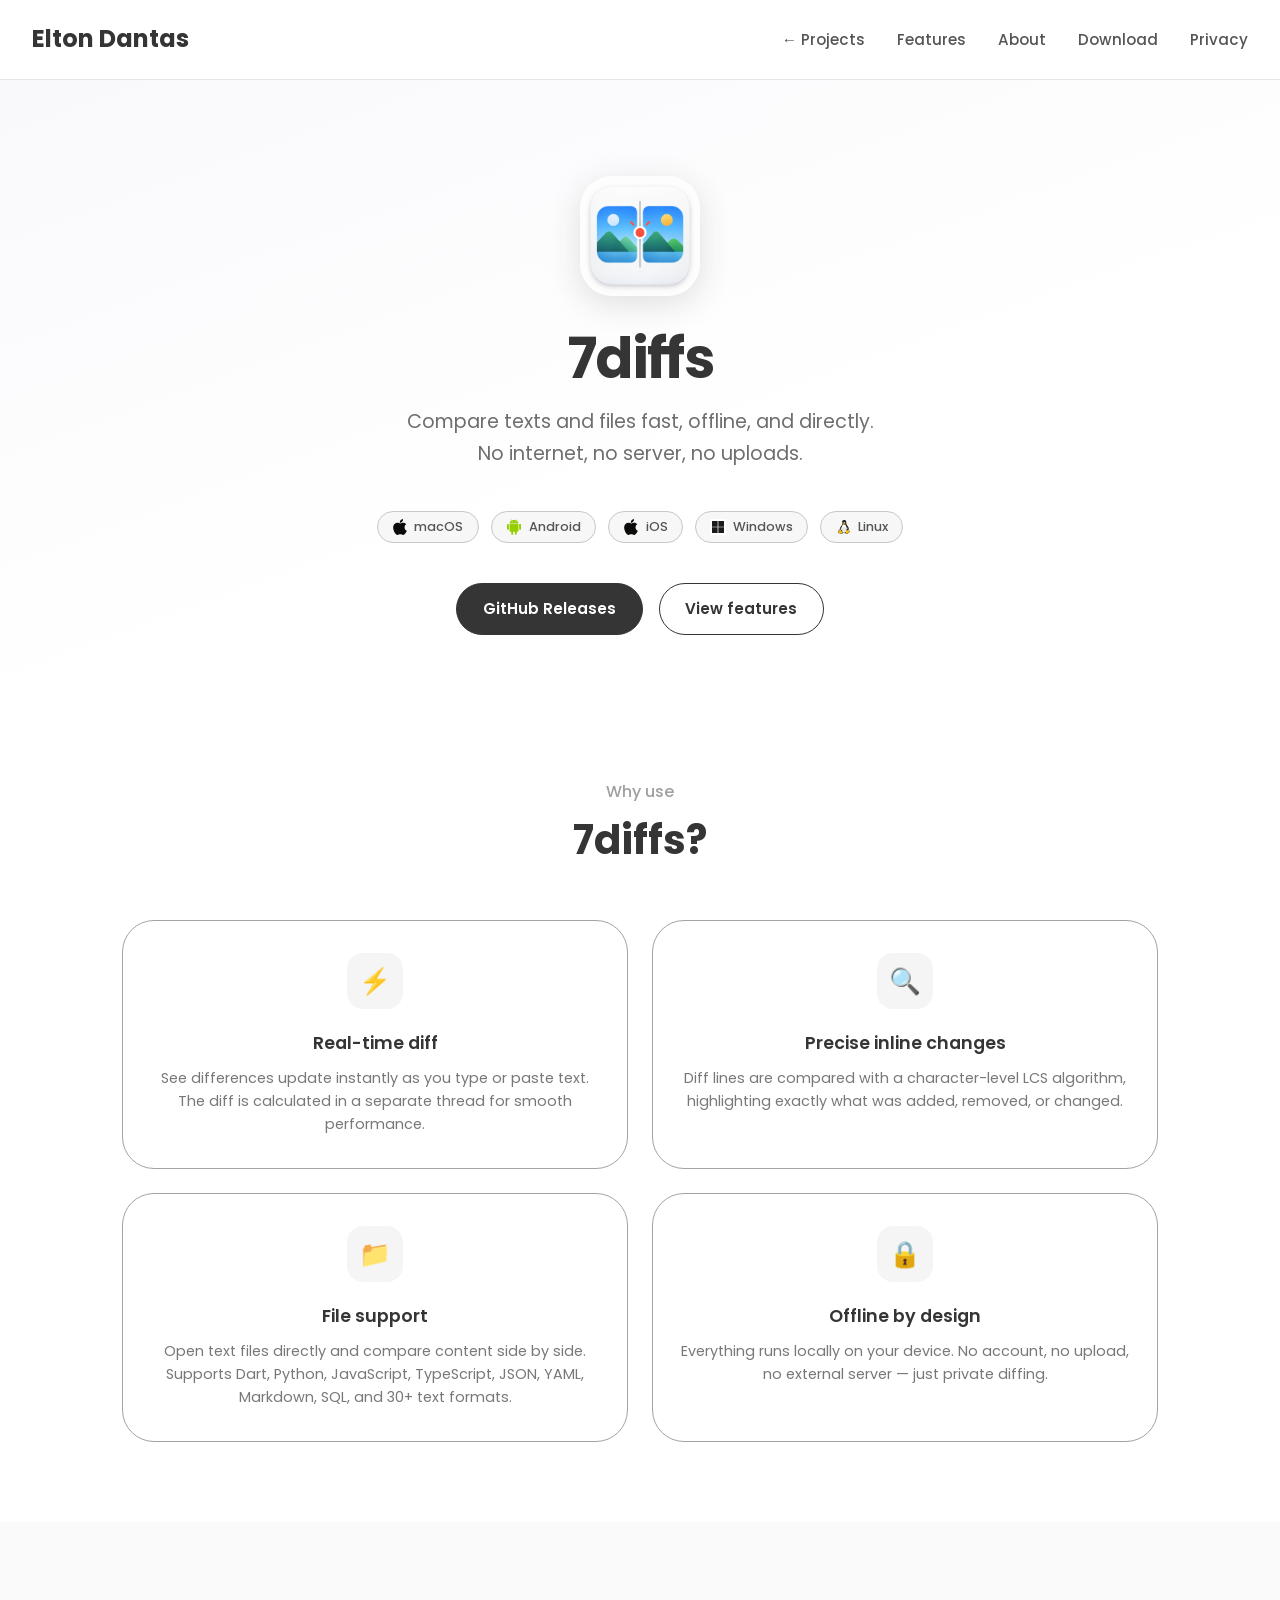
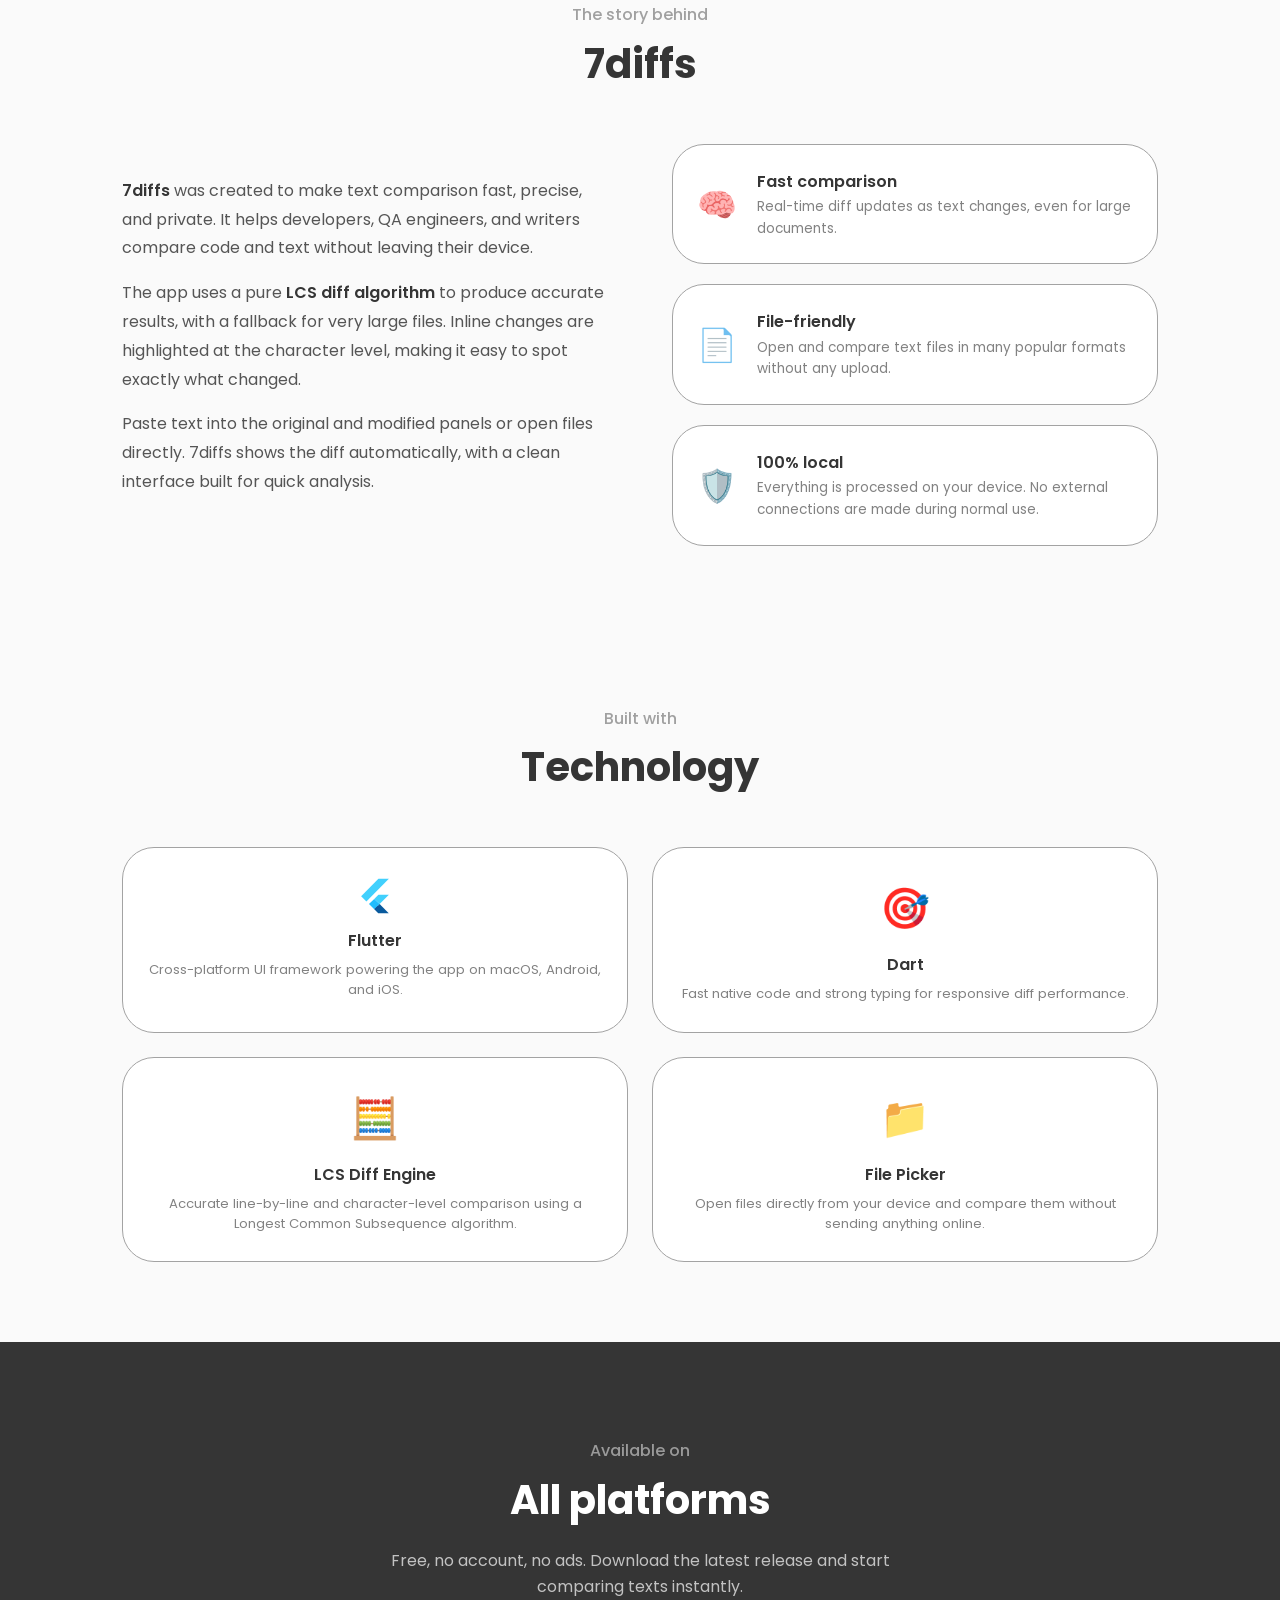
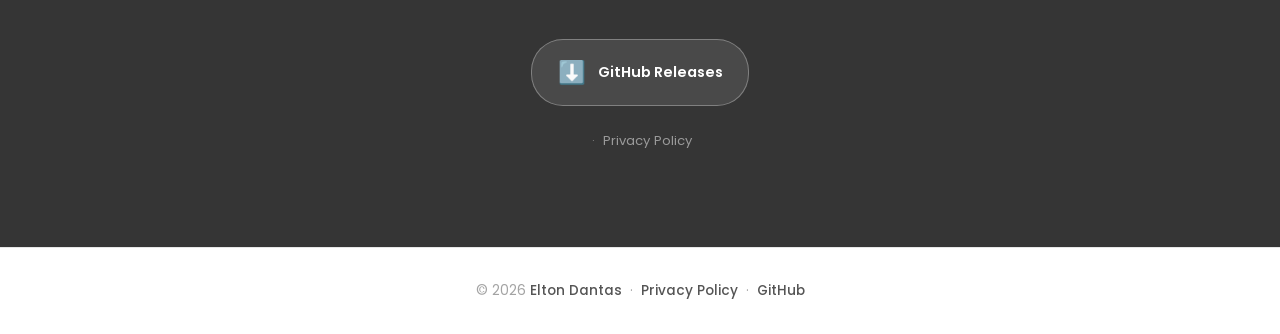
<file: projects/7diffs/index.html>
<!DOCTYPE html>
<html lang="en">

<head>
    <meta charset="UTF-8" />
    <meta http-equiv="X-UA-Compatible" content="IE=edge" />
    <meta name="viewport" content="width=device-width, initial-scale=1.0" />
    <title>7diffs – Offline Text Diff Tool | Elton Dantas</title>
    <meta name="description"
        content="7diffs is an offline text diff tool with real-time comparison, inline highlights, and file support." />
    <link rel="stylesheet" href="style.css" />
</head>

<body>

    <!-- Desktop Nav -->
    <nav id="desktop-nav">
        <a href="../../index.html" class="logo" style="cursor: pointer; text-decoration: none;">Elton Dantas</a>
        <ul class="nav-links">
            <li><a href="../../index.html#projects">← Projects</a></li>
            <li><a href="#features">Features</a></li>
            <li><a href="#about">About</a></li>
            <li><a href="#download">Download</a></li>
            <li><a href="privacy.html" class="nav-privacy">Privacy</a></li>
        </ul>
    </nav>

    <!-- Hamburger Nav -->
    <nav id="hamburger-nav">
        <a href="../../index.html" class="logo" style="cursor: pointer; text-decoration: none;">Elton Dantas</a>
        <div class="hamburger-menu">
            <div class="hamburger-icon" onclick="toggleMenu()">
                <span></span>
                <span></span>
                <span></span>
            </div>
            <div class="menu-links">
                <li><a href="../../index.html#projects" onclick="toggleMenu()">← Projects</a></li>
                <li><a href="#features" onclick="toggleMenu()">Features</a></li>
                <li><a href="#about" onclick="toggleMenu()">About</a></li>
                <li><a href="#download" onclick="toggleMenu()">Download</a></li>
                <li><a href="privacy.html" onclick="toggleMenu()">Privacy</a></li>
            </div>
        </div>
    </nav>

    <!-- Hero -->
    <section id="hero">
        <div class="app-icon">
            <img src="7diffs.png" alt="7diffs logo"
                style="width:100%;height:100%;object-fit:contain;border-radius:2rem;" />
        </div>

        <h1 class="app-name">7diffs</h1>
        <p class="app-tagline">
            Compare texts and files fast, offline, and directly.<br />
            No internet, no server, no uploads.
        </p>

        <div class="platform-badges">
            <span class="badge"><img src="../assets/apple-color.svg" alt="macOS" /> macOS</span>
            <span class="badge"><img src="../assets/android-color.svg" alt="Android" /> Android</span>
            <span class="badge"><img src="../assets/apple-color.svg" alt="iOS" /> iOS</span>
            <span class="badge"><img src="../assets/windows.svg" alt="Windows" /> Windows</span>
            <span class="badge"><img src="../assets/linux.svg" alt="Linux" /> Linux</span>
        </div>

        <div class="btn-container">
            <a href="https://github.com/eltonccdantas/7diffs/releases" class="btn btn-color-1" target="_blank"
                rel="noopener">GitHub Releases</a>
            <a href="#features" class="btn btn-color-2">View features</a>
        </div>
    </section>

    <!-- Features -->
    <section id="features">
        <div class="container">
            <p class="section__text__p1">Why use</p>
            <h2 class="title">7diffs?</h2>

            <div class="features-grid">
                <div class="feature-card">
                    <div class="feature-icon">⚡</div>
                    <h3>Real-time diff</h3>
                    <p>See differences update instantly as you type or paste text. The diff is calculated in a separate
                        thread for smooth performance.</p>
                </div>
                <div class="feature-card">
                    <div class="feature-icon">🔍</div>
                    <h3>Precise inline changes</h3>
                    <p>Diff lines are compared with a character-level LCS algorithm, highlighting exactly what was
                        added, removed, or changed.</p>
                </div>
                <div class="feature-card">
                    <div class="feature-icon">📁</div>
                    <h3>File support</h3>
                    <p>Open text files directly and compare content side by side. Supports Dart, Python, JavaScript,
                        TypeScript, JSON, YAML, Markdown, SQL, and 30+ text formats.</p>
                </div>
                <div class="feature-card">
                    <div class="feature-icon">🔒</div>
                    <h3>Offline by design</h3>
                    <p>Everything runs locally on your device. No account, no upload, no external server — just private
                        diffing.</p>
                </div>
            </div>
        </div>
    </section>

    <!-- About -->
    <section id="about">
        <div class="container">
            <p class="section__text__p1">The story behind</p>
            <h2 class="title">7diffs</h2>

            <div class="about-content">
                <div class="about-text">
                    <p><strong>7diffs</strong> was created to make text comparison fast, precise, and private. It helps
                        developers, QA engineers, and writers compare code and text without leaving their device.</p>
                    <p>The app uses a pure <strong>LCS diff algorithm</strong> to produce accurate results, with a
                        fallback for very large files. Inline changes are highlighted at the character level, making it
                        easy to spot exactly what changed.</p>
                    <p>Paste text into the original and modified panels or open files directly. 7diffs shows the diff
                        automatically, with a clean interface built for quick analysis.</p>
                </div>

                <div class="about-stats">
                    <div class="stat-card">
                        <div class="stat-icon">🧠</div>
                        <div>
                            <h4>Fast comparison</h4>
                            <p>Real-time diff updates as text changes, even for large documents.</p>
                        </div>
                    </div>
                    <div class="stat-card">
                        <div class="stat-icon">📄</div>
                        <div>
                            <h4>File-friendly</h4>
                            <p>Open and compare text files in many popular formats without any upload.</p>
                        </div>
                    </div>
                    <div class="stat-card">
                        <div class="stat-icon">🛡️</div>
                        <div>
                            <h4>100% local</h4>
                            <p>Everything is processed on your device. No external connections are made during normal
                                use.</p>
                        </div>
                    </div>
                </div>
            </div>
        </div>
    </section>

    <!-- Tech -->
    <section id="tech">
        <div class="container">
            <p class="section__text__p1">Built with</p>
            <h2 class="title">Technology</h2>

            <div class="tech-grid">
                <a class="tech-card" href="https://flutter.dev" target="_blank" rel="noopener">
                    <div class="tech-logo"><img src="../assets/flutter.svg" alt="Flutter" /></div>
                    <h3>Flutter</h3>
                    <p>Cross-platform UI framework powering the app on macOS, Android, and iOS.</p>
                </a>
                <a class="tech-card" href="https://dart.dev" target="_blank" rel="noopener">
                    <div class="tech-logo">🎯</div>
                    <h3>Dart</h3>
                    <p>Fast native code and strong typing for responsive diff performance.</p>
                </a>
                <div class="tech-card">
                    <div class="tech-logo">🧮</div>
                    <h3>LCS Diff Engine</h3>
                    <p>Accurate line-by-line and character-level comparison using a Longest Common Subsequence
                        algorithm.</p>
                </div>
                <div class="tech-card">
                    <div class="tech-logo">📁</div>
                    <h3>File Picker</h3>
                    <p>Open files directly from your device and compare them without sending anything online.</p>
                </div>
            </div>
        </div>
    </section>

    <!-- Download -->
    <section id="download">
        <div class="container">
            <p class="section__text__p1">Available on</p>
            <h2 class="title">All platforms</h2>
            <p class="subtitle">Free, no account, no ads. Download the latest release and start comparing texts
                instantly.</p>

            <div class="download-buttons">
                <a href="https://github.com/eltonccdantas/7diffs/releases" class="store-btn" target="_blank"
                    rel="noopener">
                    <span class="store-btn-icon">⬇️</span>
                    GitHub Releases
                </a>
            </div>

            <p class="download-note">
                &nbsp;·&nbsp;
                <a href="privacy.html" style="color: rgba(255,255,255,0.5);">Privacy Policy</a>
            </p>
        </div>
    </section>

    <!-- Footer -->
    <footer>
        <p>
            &copy; 2026 <a href="../../index.html">Elton Dantas</a>
            &nbsp;·&nbsp;
            <a href="privacy.html">Privacy Policy</a>
            &nbsp;·&nbsp;
            <a href="https://github.com/eltonccdantas/7diffs" target="_blank" rel="noopener">GitHub</a>
        </p>
    </footer>

    <script>
        function toggleMenu() {
            const menu = document.querySelector(".menu-links");
            const icon = document.querySelector(".hamburger-icon");
            menu.classList.toggle("open");
            icon.classList.toggle("open");
        }
    </script>

</body>

</html>
</file>
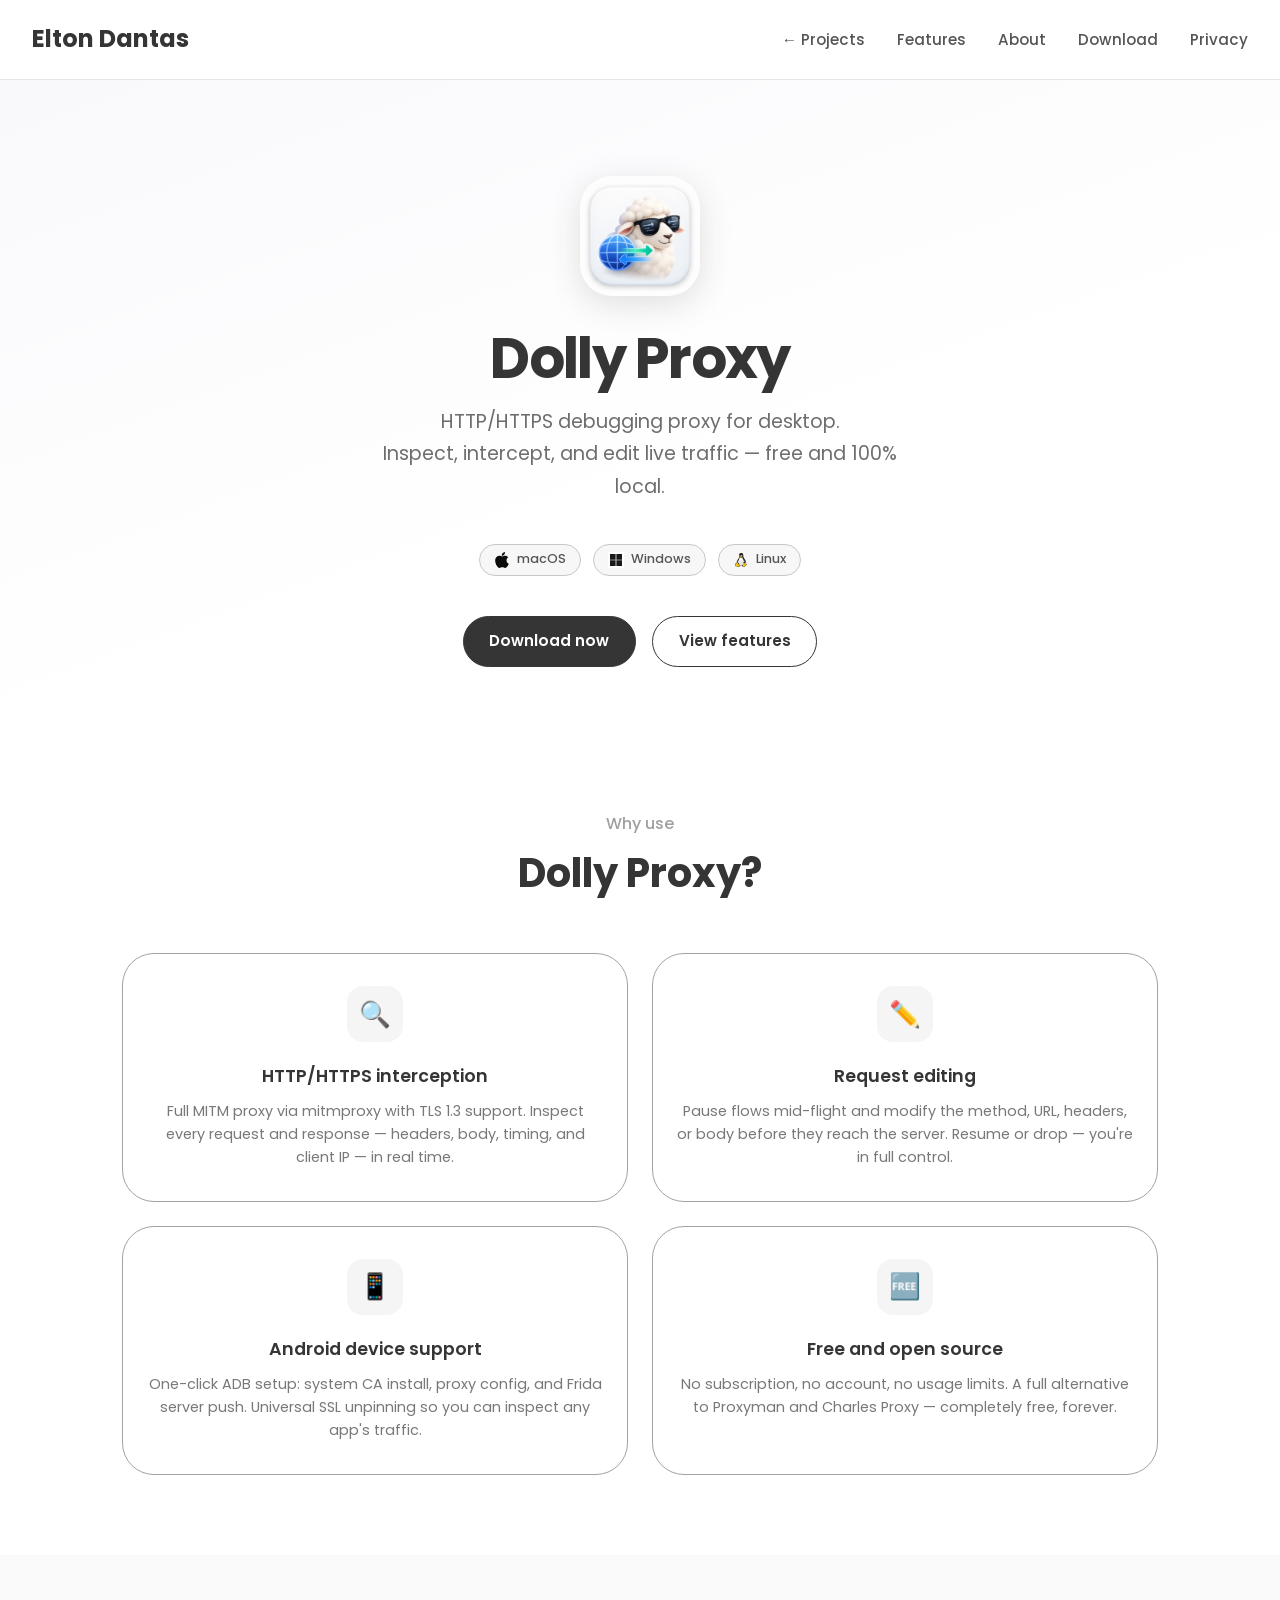
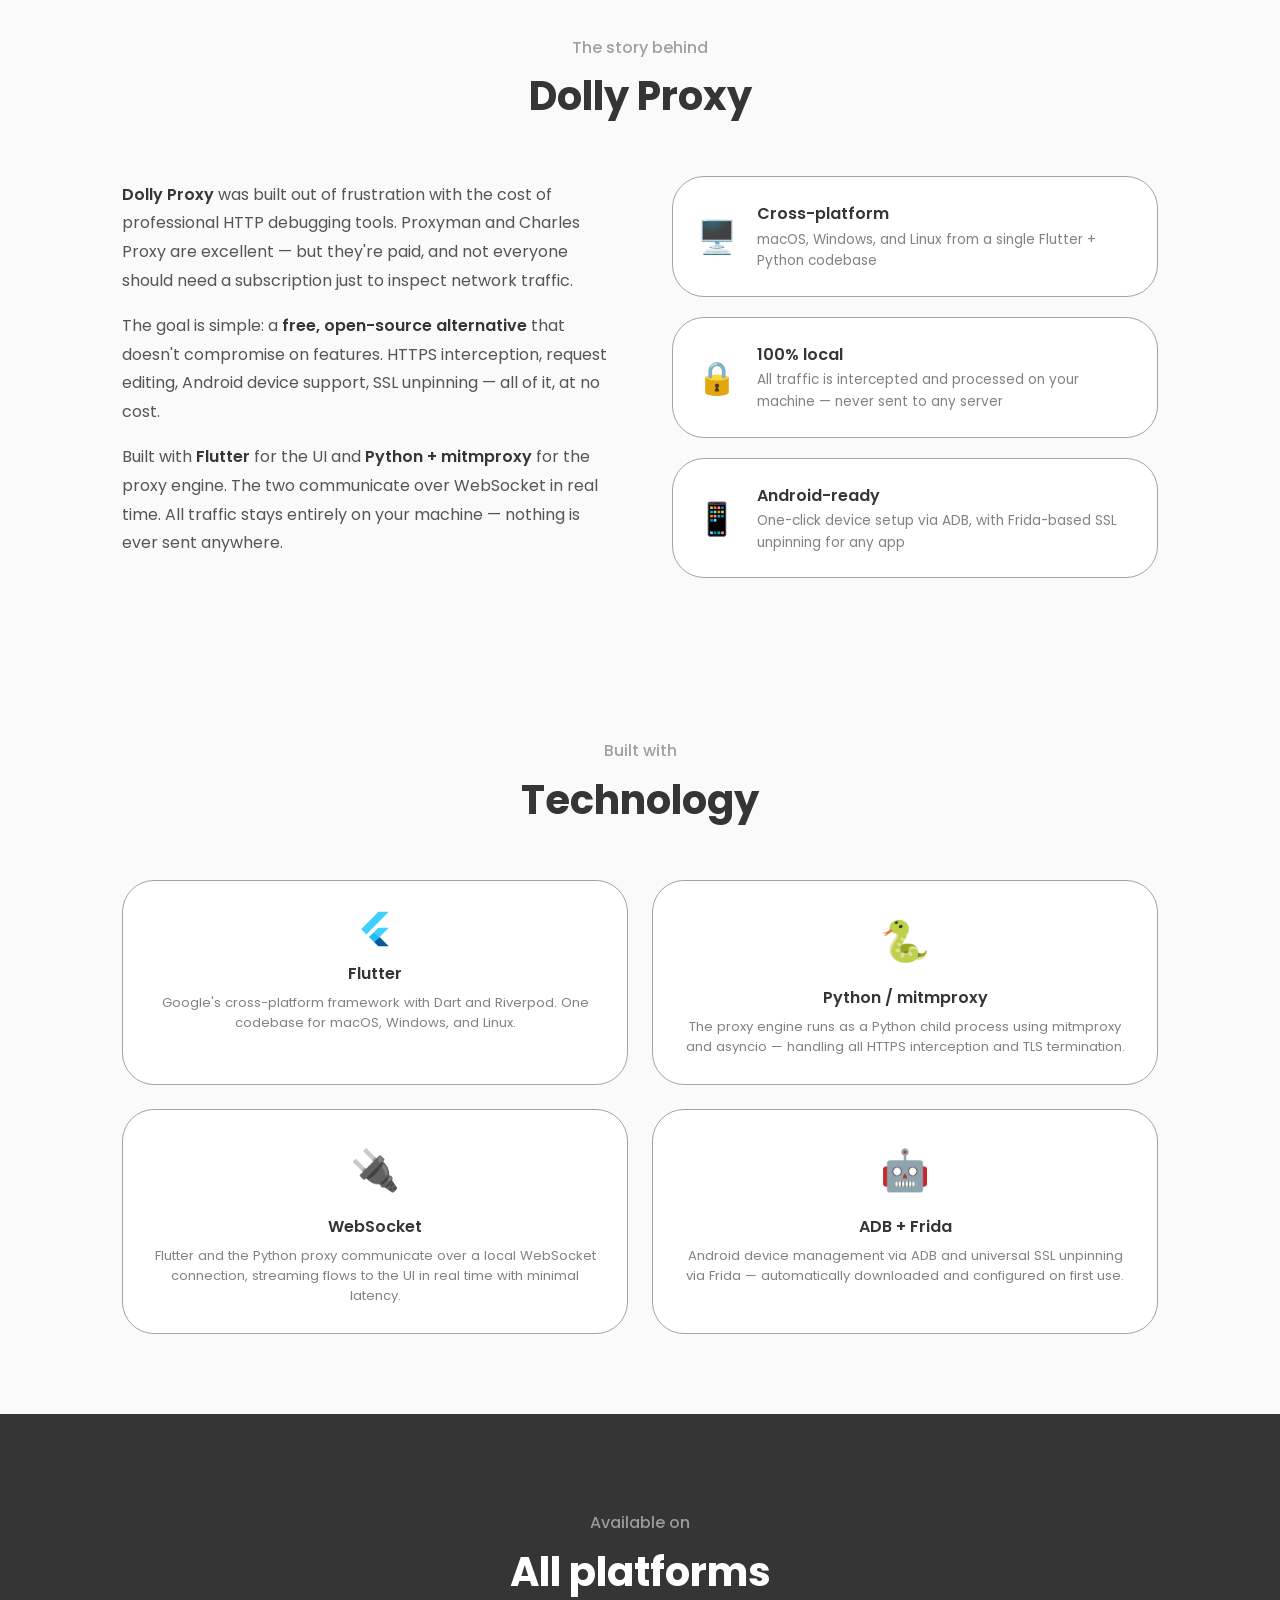
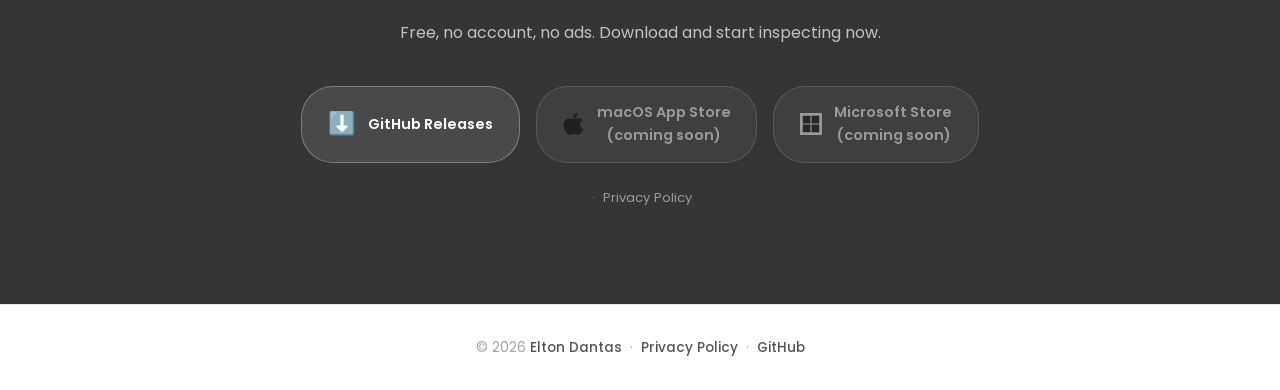
<file: projects/dolly-proxy/index.html>
<!DOCTYPE html>
<html lang="en">

<head>
    <meta charset="UTF-8" />
    <meta http-equiv="X-UA-Compatible" content="IE=edge" />
    <meta name="viewport" content="width=device-width, initial-scale=1.0" />
    <title>Dolly Proxy – HTTP/HTTPS Debugging Proxy | Elton Dantas</title>
    <meta name="description"
        content="Dolly Proxy is a free, open-source HTTP/HTTPS debugging proxy for desktop. Inspect, intercept, and edit live traffic — 100% local, no subscription." />
    <link rel="stylesheet" href="style.css" />
</head>

<body>

    <!-- Desktop Nav -->
    <nav id="desktop-nav">
        <a href="../../index.html" class="logo" style="cursor: pointer; text-decoration: none;">Elton Dantas</a>
        <ul class="nav-links">
            <li><a href="../../index.html#projects">← Projects</a></li>
            <li><a href="#features">Features</a></li>
            <li><a href="#about">About</a></li>
            <li><a href="#download">Download</a></li>
            <li><a href="privacy.html" class="nav-privacy">Privacy</a></li>
        </ul>
    </nav>

    <!-- Hamburger Nav -->
    <nav id="hamburger-nav">
        <a href="../../index.html" class="logo" style="cursor: pointer; text-decoration: none;">Elton Dantas</a>
        <div class="hamburger-menu">
            <div class="hamburger-icon" onclick="toggleMenu()">
                <span></span>
                <span></span>
                <span></span>
            </div>
            <div class="menu-links">
                <li><a href="../../index.html#projects" onclick="toggleMenu()">← Projects</a></li>
                <li><a href="#features" onclick="toggleMenu()">Features</a></li>
                <li><a href="#about" onclick="toggleMenu()">About</a></li>
                <li><a href="#download" onclick="toggleMenu()">Download</a></li>
                <li><a href="privacy.html" onclick="toggleMenu()">Privacy</a></li>
            </div>
        </div>
    </nav>

    <!-- Hero -->
    <section id="hero">
        <div class="app-icon">
            <img src="logo.png" alt="Dolly Proxy logo"
                style="width:100%;height:100%;object-fit:contain;border-radius:2rem;" />
        </div>

        <h1 class="app-name">Dolly Proxy</h1>
        <p class="app-tagline">
            HTTP/HTTPS debugging proxy for desktop.<br />
            Inspect, intercept, and edit live traffic — free and 100% local.
        </p>

        <div class="platform-badges">
            <span class="badge"><img src="../assets/apple-color.svg" alt="macOS" /> macOS</span>
            <span class="badge"><img src="../assets/windows.svg" alt="Windows" /> Windows</span>
            <span class="badge"><img src="../assets/linux.svg" alt="Linux" /> Linux</span>
        </div>

        <div class="btn-container">
            <a href="#download" class="btn btn-color-1">Download now</a>
            <a href="#features" class="btn btn-color-2">View features</a>
        </div>
    </section>

    <!-- Features -->
    <section id="features">
        <div class="container">
            <p class="section__text__p1">Why use</p>
            <h2 class="title">Dolly Proxy?</h2>

            <div class="features-grid">
                <div class="feature-card">
                    <div class="feature-icon">🔍</div>
                    <h3>HTTP/HTTPS interception</h3>
                    <p>Full MITM proxy via mitmproxy with TLS 1.3 support. Inspect every request and response — headers,
                        body, timing, and client IP — in real time.</p>
                </div>
                <div class="feature-card">
                    <div class="feature-icon">✏️</div>
                    <h3>Request editing</h3>
                    <p>Pause flows mid-flight and modify the method, URL, headers, or body before they reach the server.
                        Resume or drop — you're in full control.</p>
                </div>
                <div class="feature-card">
                    <div class="feature-icon">📱</div>
                    <h3>Android device support</h3>
                    <p>One-click ADB setup: system CA install, proxy config, and Frida server push. Universal SSL
                        unpinning so you can inspect any app's traffic.</p>
                </div>
                <div class="feature-card">
                    <div class="feature-icon">🆓</div>
                    <h3>Free and open source</h3>
                    <p>No subscription, no account, no usage limits. A full alternative to Proxyman and Charles Proxy —
                        completely free, forever.</p>
                </div>
            </div>
        </div>
    </section>

    <!-- About -->
    <section id="about">
        <div class="container">
            <p class="section__text__p1">The story behind</p>
            <h2 class="title">Dolly Proxy</h2>

            <div class="about-content">
                <div class="about-text">
                    <p>
                        <strong>Dolly Proxy</strong> was built out of frustration with the cost of professional
                        HTTP debugging tools. Proxyman and Charles Proxy are excellent — but they're paid,
                        and not everyone should need a subscription just to inspect network traffic.
                    </p>
                    <p>
                        The goal is simple: a <strong>free, open-source alternative</strong> that doesn't
                        compromise on features. HTTPS interception, request editing, Android device support,
                        SSL unpinning — all of it, at no cost.
                    </p>
                    <p>
                        Built with <strong>Flutter</strong> for the UI and <strong>Python + mitmproxy</strong>
                        for the proxy engine. The two communicate over WebSocket in real time. All traffic
                        stays entirely on your machine — nothing is ever sent anywhere.
                    </p>
                </div>

                <div class="about-stats">
                    <div class="stat-card">
                        <div class="stat-icon">🖥️</div>
                        <div>
                            <h4>Cross-platform</h4>
                            <p>macOS, Windows, and Linux from a single Flutter + Python codebase</p>
                        </div>
                    </div>
                    <div class="stat-card">
                        <div class="stat-icon">🔒</div>
                        <div>
                            <h4>100% local</h4>
                            <p>All traffic is intercepted and processed on your machine — never sent to any server</p>
                        </div>
                    </div>
                    <div class="stat-card">
                        <div class="stat-icon">📱</div>
                        <div>
                            <h4>Android-ready</h4>
                            <p>One-click device setup via ADB, with Frida-based SSL unpinning for any app</p>
                        </div>
                    </div>
                </div>
            </div>
        </div>
    </section>

    <!-- Tech -->
    <section id="tech">
        <div class="container">
            <p class="section__text__p1">Built with</p>
            <h2 class="title">Technology</h2>

            <div class="tech-grid">
                <a class="tech-card" href="https://flutter.dev" target="_blank" rel="noopener">
                    <div class="tech-logo"><img src="../assets/flutter.svg" alt="Flutter" /></div>
                    <h3>Flutter</h3>
                    <p>Google's cross-platform framework with Dart and Riverpod. One codebase for macOS,
                        Windows, and Linux.</p>
                </a>
                <a class="tech-card" href="https://mitmproxy.org" target="_blank" rel="noopener">
                    <div class="tech-logo">🐍</div>
                    <h3>Python / mitmproxy</h3>
                    <p>The proxy engine runs as a Python child process using mitmproxy and asyncio — handling
                        all HTTPS interception and TLS termination.</p>
                </a>
                <div class="tech-card">
                    <div class="tech-logo">🔌</div>
                    <h3>WebSocket</h3>
                    <p>Flutter and the Python proxy communicate over a local WebSocket connection, streaming
                        flows to the UI in real time with minimal latency.</p>
                </div>
                <a class="tech-card" href="https://frida.re" target="_blank" rel="noopener">
                    <div class="tech-logo">🤖</div>
                    <h3>ADB + Frida</h3>
                    <p>Android device management via ADB and universal SSL unpinning via Frida — automatically
                        downloaded and configured on first use.</p>
                </a>
            </div>
        </div>
    </section>

    <!-- Download -->
    <section id="download">
        <div class="container">
            <p class="section__text__p1">Available on</p>
            <h2 class="title">All platforms</h2>
            <p class="subtitle">Free, no account, no ads. Download and start inspecting now.</p>

            <div class="download-buttons">
                <a href="https://github.com/eltonccdantas/dolly-proxy/releases" class="store-btn" target="_blank"
                    rel="noopener">
                    <span class="store-btn-icon">⬇️</span>
                    GitHub Releases
                </a>
                <a href="#" class="store-btn" style="opacity: 0.5; cursor: default;" onclick="return false;">
                    <span class="store-btn-icon"><img src="../assets/apple-color.svg" alt="Apple" /></span>
                    macOS App Store <br>(coming soon)
                </a>
                <a href="#" class="store-btn" style="opacity: 0.5; cursor: default;" onclick="return false;">
                    <span class="store-btn-icon"><img src="../assets/windows.svg" alt="Windows" /></span>
                    Microsoft Store <br>(coming soon)
                </a>
            </div>

            <p class="download-note">
                &nbsp;·&nbsp;
                <a href="privacy.html" style="color: rgba(255,255,255,0.5);">Privacy Policy</a>
            </p>
        </div>
    </section>

    <!-- Footer -->
    <footer>
        <p>
            &copy; 2026 <a href="../../index.html">Elton Dantas</a>
            &nbsp;·&nbsp;
            <a href="privacy.html">Privacy Policy</a>
            &nbsp;·&nbsp;
            <a href="https://github.com/eltonccdantas/dolly-proxy" target="_blank" rel="noopener">GitHub</a>
        </p>
    </footer>

    <script>
        function toggleMenu() {
            const menu = document.querySelector(".menu-links");
            const icon = document.querySelector(".hamburger-icon");
            menu.classList.toggle("open");
            icon.classList.toggle("open");
        }
    </script>

</body>

</html>
</file>
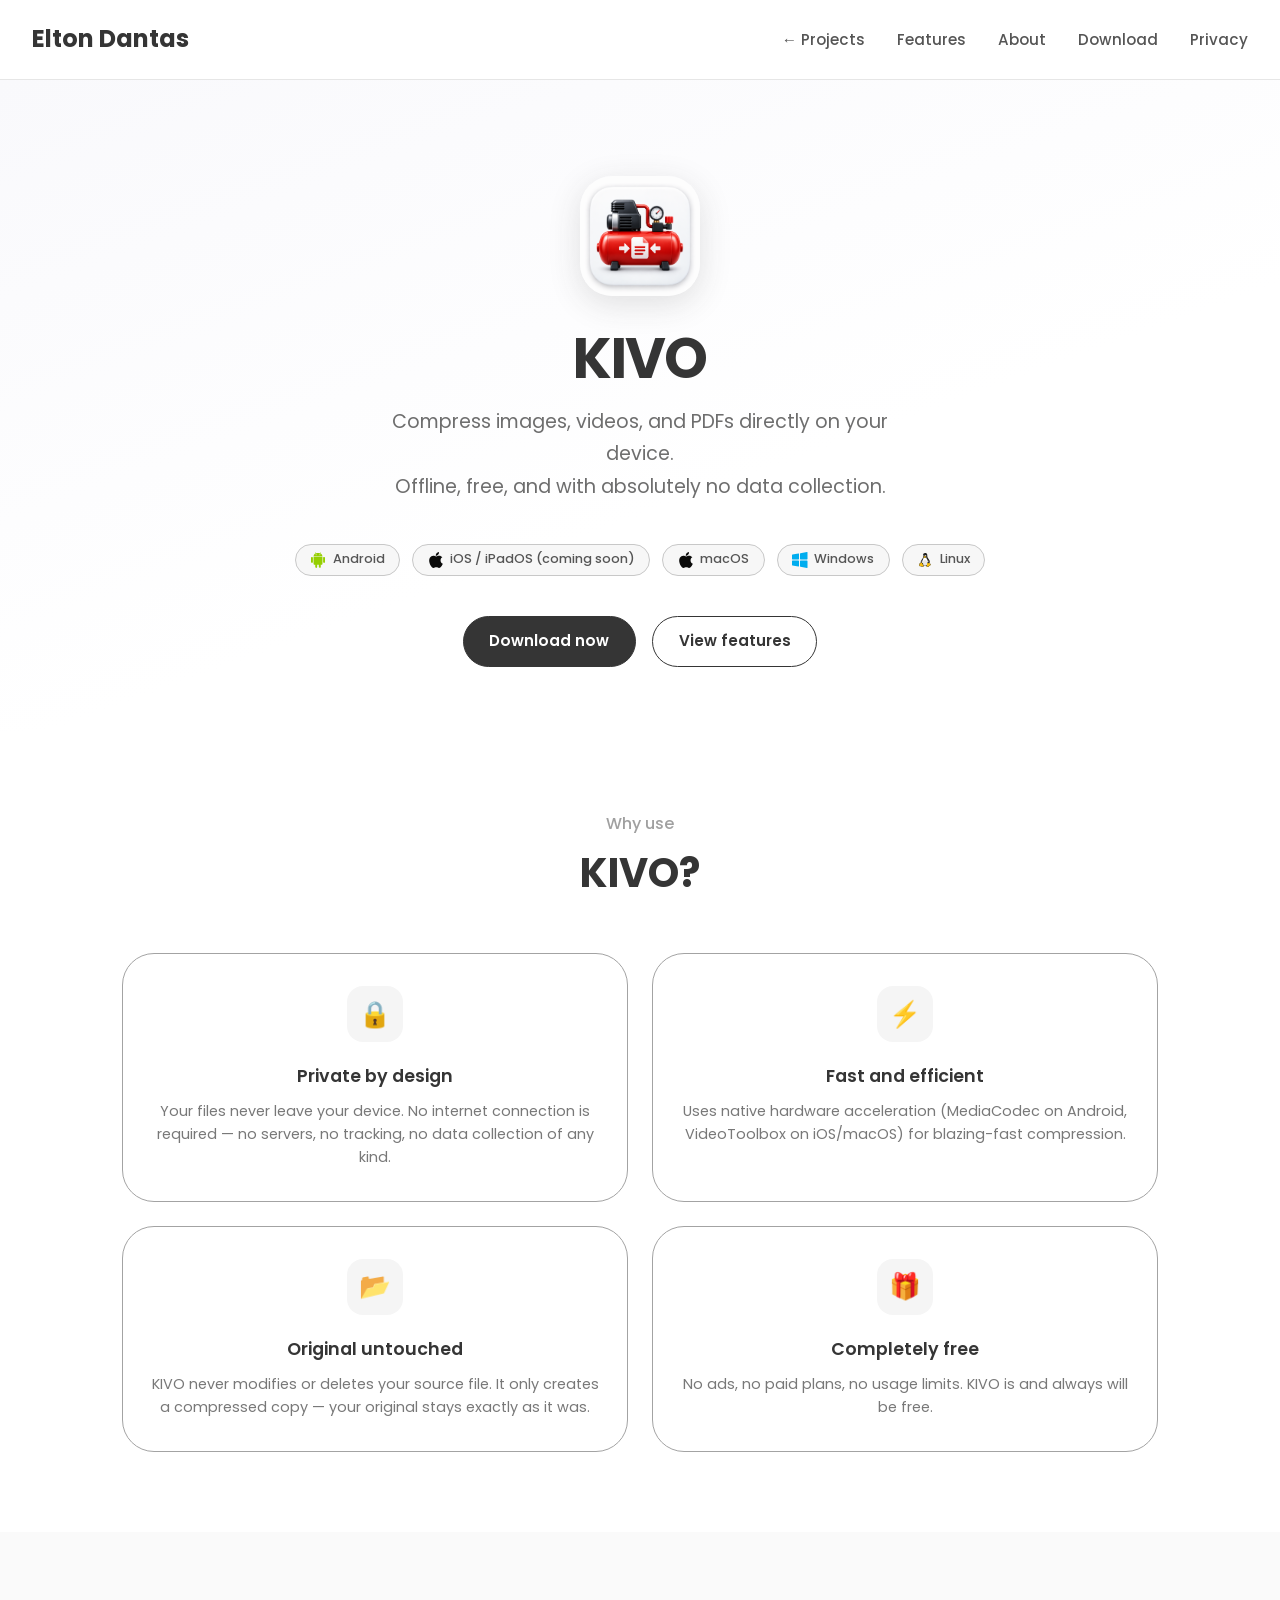
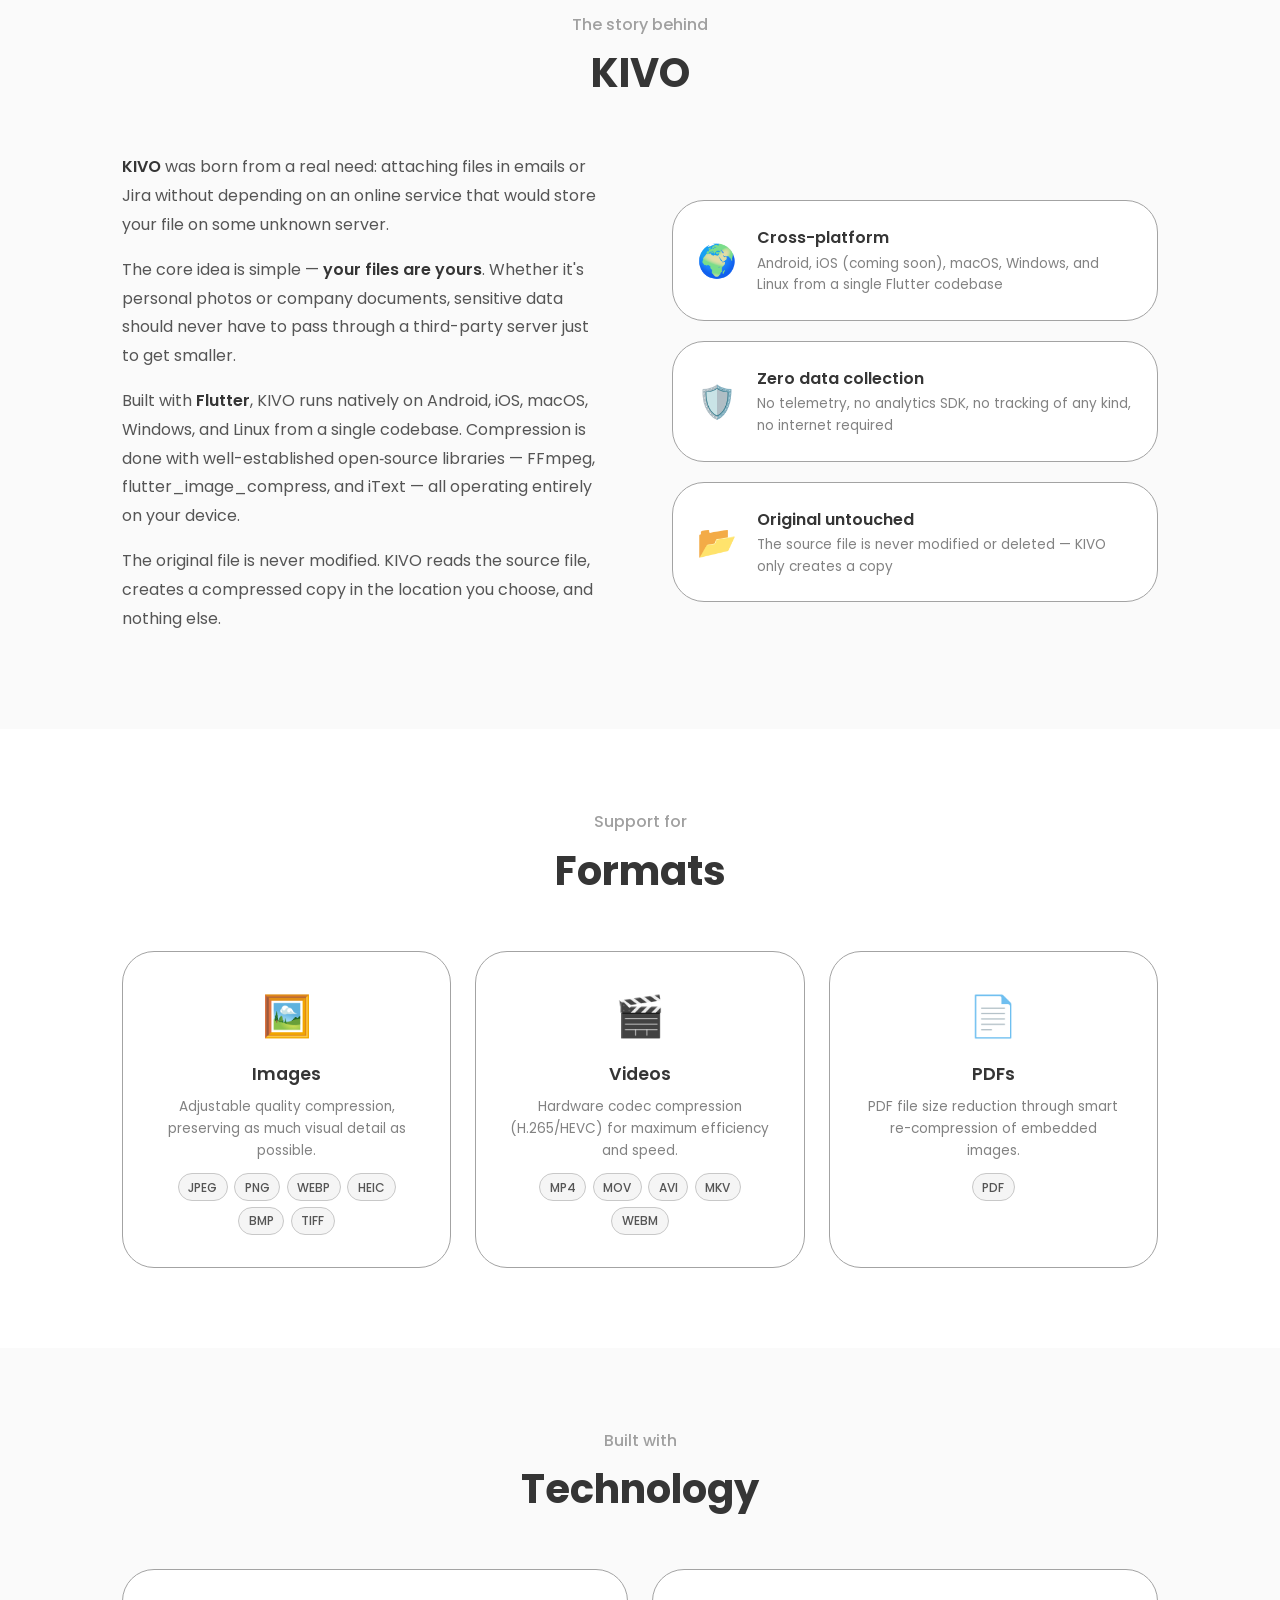
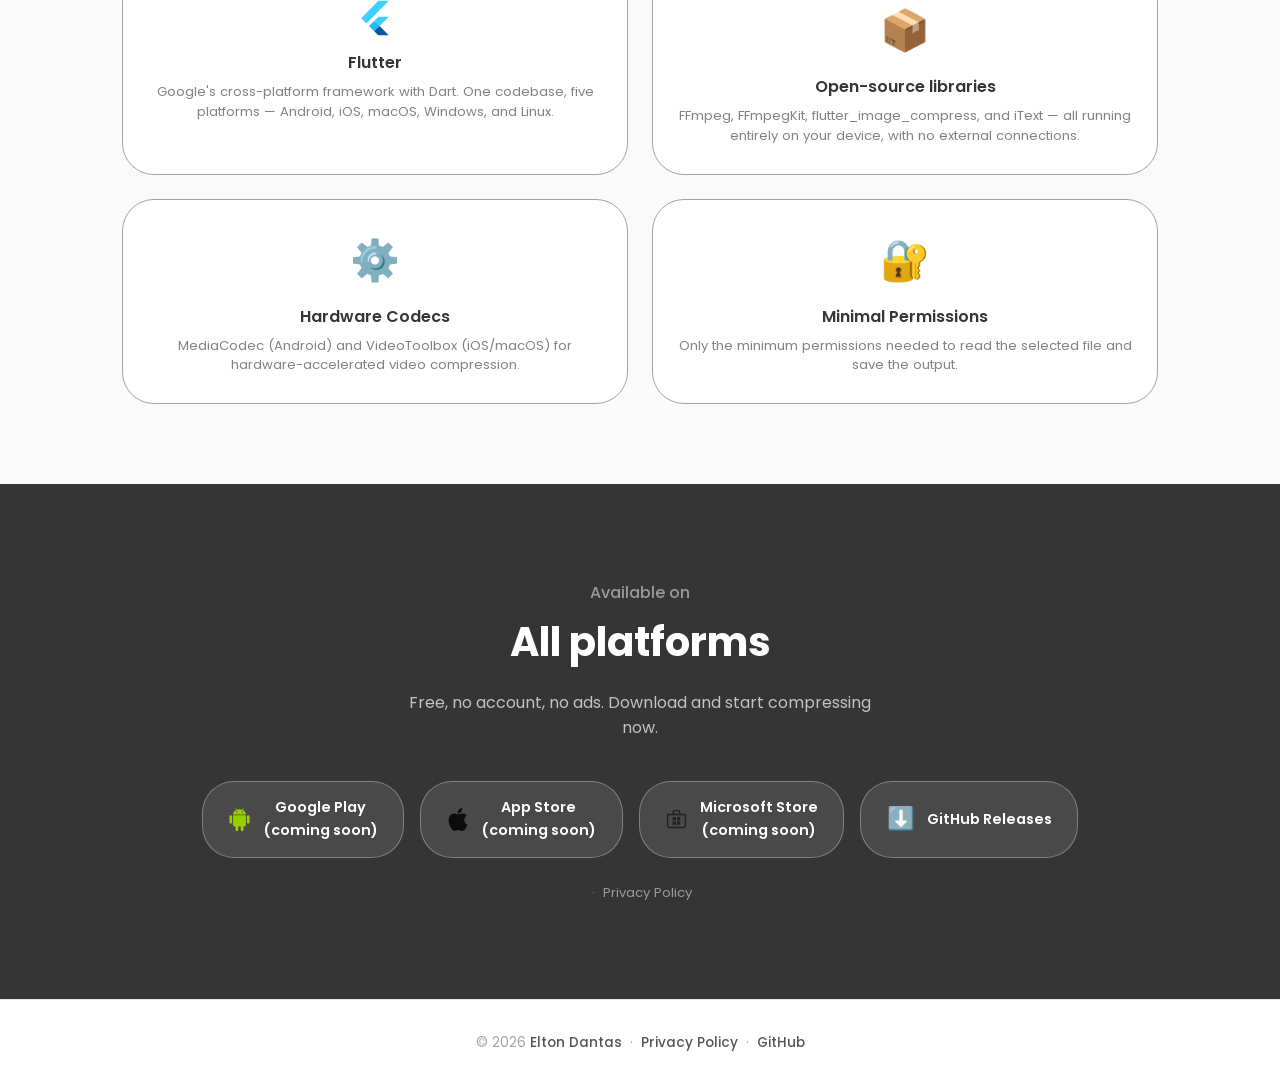
<file: projects/kivo/index.html>
<!DOCTYPE html>
<html lang="en">

<head>
    <meta charset="UTF-8" />
    <meta http-equiv="X-UA-Compatible" content="IE=edge" />
    <meta name="viewport" content="width=device-width, initial-scale=1.0" />
    <title>KIVO – File Compression | Elton Dantas</title>
    <meta name="description"
        content="KIVO is a free, offline file compressor for images, videos, and PDFs. Your files never leave your device." />
    <link rel="stylesheet" href="style.css" />
</head>

<body>

    <!-- Desktop Nav -->
    <nav id="desktop-nav">
        <a href="../../index.html" class="logo" style="cursor: pointer; text-decoration: none;">Elton Dantas</a>
        <ul class="nav-links">
            <li><a href="../../index.html#projects">← Projects</a></li>
            <li><a href="#features">Features</a></li>
            <li><a href="#about">About</a></li>
            <li><a href="#download">Download</a></li>
            <li><a href="privacy.html" class="nav-privacy">Privacy</a></li>
        </ul>
    </nav>

    <!-- Hamburger Nav -->
    <nav id="hamburger-nav">
        <a href="../../index.html" class="logo" style="cursor: pointer; text-decoration: none;">Elton Dantas</a>
        <div class="hamburger-menu">
            <div class="hamburger-icon" onclick="toggleMenu()">
                <span></span>
                <span></span>
                <span></span>
            </div>
            <div class="menu-links">
                <li><a href="../../index.html#projects" onclick="toggleMenu()">← Projects</a></li>
                <li><a href="#features" onclick="toggleMenu()">Features</a></li>
                <li><a href="#about" onclick="toggleMenu()">About</a></li>
                <li><a href="#download" onclick="toggleMenu()">Download</a></li>
                <li><a href="privacy.html" onclick="toggleMenu()">Privacy</a></li>
            </div>
        </div>
    </nav>

    <!-- Hero -->
    <section id="hero">
        <div class="app-icon">
            <img src="logo.png" alt="KIVO logo" style="width:100%;height:100%;object-fit:contain;border-radius:2rem;" />
        </div>

        <h1 class="app-name">KIVO</h1>
        <p class="app-tagline">
            Compress images, videos, and PDFs directly on your device.<br />
            Offline, free, and with absolutely no data collection.
        </p>

        <div class="platform-badges">
            <span class="badge"><img src="../assets/android-color.svg" alt="Android" /> Android</span>
            <span class="badge"><img src="../assets/apple-color.svg" alt="Apple" /> iOS / iPadOS (coming soon)</span>
            <span class="badge"><img src="../assets/apple-color.svg" alt="Apple" /> macOS</span>
            <span class="badge"><img src="../assets/windows-applications.svg" alt="Windows" /> Windows</span>
            <span class="badge"><img src="../assets/linux.svg" alt="Linux" /> Linux</span>
        </div>

        <div class="btn-container">
            <a href="#download" class="btn btn-color-1">Download now</a>
            <a href="#features" class="btn btn-color-2">View features</a>
        </div>
    </section>

    <!-- Features -->
    <section id="features">
        <div class="container">
            <p class="section__text__p1">Why use</p>
            <h2 class="title">KIVO?</h2>

            <div class="features-grid">
                <div class="feature-card">
                    <div class="feature-icon">🔒</div>
                    <h3>Private by design</h3>
                    <p>Your files never leave your device. No internet connection is required — no servers, no tracking,
                        no data collection of any kind.</p>
                </div>
                <div class="feature-card">
                    <div class="feature-icon">⚡</div>
                    <h3>Fast and efficient</h3>
                    <p>Uses native hardware acceleration (MediaCodec on Android, VideoToolbox on iOS/macOS) for
                        blazing-fast compression.</p>
                </div>
                <div class="feature-card">
                    <div class="feature-icon">📂</div>
                    <h3>Original untouched</h3>
                    <p>KIVO never modifies or deletes your source file. It only creates a compressed copy — your
                        original stays exactly as it was.</p>
                </div>
                <div class="feature-card">
                    <div class="feature-icon">🎁</div>
                    <h3>Completely free</h3>
                    <p>No ads, no paid plans, no usage limits. KIVO is and always will be free.</p>
                </div>
            </div>
        </div>
    </section>

    <!-- About -->
    <section id="about">
        <div class="container">
            <p class="section__text__p1">The story behind</p>
            <h2 class="title">KIVO</h2>

            <div class="about-content">
                <div class="about-text">
                    <p>
                        <strong>KIVO</strong> was born from a real need: attaching files in emails or Jira without
                        depending on an online service that would store your file on some unknown server.
                    </p>
                    <p>
                        The core idea is simple — <strong>your files are yours</strong>. Whether it's personal photos or
                        company documents, sensitive data should never have to pass through a third-party server just to
                        get smaller.
                    </p>
                    <p>
                        Built with <strong>Flutter</strong>, KIVO runs natively on Android, iOS, macOS, Windows,
                        and Linux from a single codebase. Compression is done with well-established open‑source
                        libraries — FFmpeg, flutter_image_compress, and iText — all operating entirely on your
                        device.
                    </p>
                    <p>
                        The original file is never modified. KIVO reads the source file, creates a compressed
                        copy in the location you choose, and nothing else.
                    </p>
                </div>

                <div class="about-stats">
                    <div class="stat-card">
                        <div class="stat-icon">🌍</div>
                        <div>
                            <h4>Cross-platform</h4>
                            <p>Android, iOS (coming soon), macOS, Windows, and Linux from a single Flutter codebase</p>
                        </div>
                    </div>
                    <div class="stat-card">
                        <div class="stat-icon">🛡️</div>
                        <div>
                            <h4>Zero data collection</h4>
                            <p>No telemetry, no analytics SDK, no tracking of any kind, no internet required</p>
                        </div>
                    </div>
                    <div class="stat-card">
                        <div class="stat-icon">📂</div>
                        <div>
                            <h4>Original untouched</h4>
                            <p>The source file is never modified or deleted — KIVO only creates a copy</p>
                        </div>
                    </div>
                </div>
            </div>
        </div>
    </section>

    <!-- Formats -->
    <section id="formats">
        <div class="container">
            <p class="section__text__p1">Support for</p>
            <h2 class="title">Formats</h2>

            <div class="formats-grid">
                <div class="format-card">
                    <div class="format-emoji">🖼️</div>
                    <h3>Images</h3>
                    <p>Adjustable quality compression, preserving as much visual detail as possible.</p>
                    <div class="format-tags">
                        <span class="format-tag">JPEG</span>
                        <span class="format-tag">PNG</span>
                        <span class="format-tag">WEBP</span>
                        <span class="format-tag">HEIC</span>
                        <span class="format-tag">BMP</span>
                        <span class="format-tag">TIFF</span>
                    </div>
                </div>
                <div class="format-card">
                    <div class="format-emoji">🎬</div>
                    <h3>Videos</h3>
                    <p>Hardware codec compression (H.265/HEVC) for maximum efficiency and speed.</p>
                    <div class="format-tags">
                        <span class="format-tag">MP4</span>
                        <span class="format-tag">MOV</span>
                        <span class="format-tag">AVI</span>
                        <span class="format-tag">MKV</span>
                        <span class="format-tag">WEBM</span>
                    </div>
                </div>
                <div class="format-card">
                    <div class="format-emoji">📄</div>
                    <h3>PDFs</h3>
                    <p>PDF file size reduction through smart re-compression of embedded images.</p>
                    <div class="format-tags">
                        <span class="format-tag">PDF</span>
                    </div>
                </div>
            </div>
        </div>
    </section>

    <!-- Tech -->
    <section id="tech">
        <div class="container">
            <p class="section__text__p1">Built with</p>
            <h2 class="title">Technology</h2>

            <div class="tech-grid">
                <a class="tech-card" href="https://flutter.dev" target="_blank" rel="noopener">
                    <div class="tech-logo"><img src="../assets/flutter.svg" alt="Flutter" /></div>
                    <h3>Flutter</h3>
                    <p>Google's cross-platform framework with Dart. One codebase, five platforms — Android, iOS, macOS,
                        Windows, and Linux.</p>
                </a>
                <a class="tech-card" href="https://ffmpeg.org" target="_blank" rel="noopener">
                    <div class="tech-logo">📦</div>
                    <h3>Open-source libraries</h3>
                    <p>FFmpeg, FFmpegKit, flutter_image_compress, and iText — all running entirely on your device, with
                        no external connections.</p>
                </a>
                <a class="tech-card" href="https://developer.android.com/reference/android/media/MediaCodec"
                    target="_blank" rel="noopener">
                    <div class="tech-logo">⚙️</div>
                    <h3>Hardware Codecs</h3>
                    <p>MediaCodec (Android) and VideoToolbox (iOS/macOS) for hardware-accelerated video compression.</p>
                </a>
                <a class="tech-card" href="privacy.html">
                    <div class="tech-logo">🔐</div>
                    <h3>Minimal Permissions</h3>
                    <p>Only the minimum permissions needed to read the selected file and save the output.</p>
                </a>
            </div>
        </div>
    </section>

    <!-- Download -->
    <section id="download">
        <div class="container">
            <p class="section__text__p1">Available on</p>
            <h2 class="title">All platforms</h2>
            <p class="subtitle">Free, no account, no ads. Download and start compressing now.</p>

            <div class="download-buttons">
                <a href="https://play.google.com/store/apps/" class="store-btn" target="_blank" rel="noopener">
                    <span class="store-btn-icon"><img src="../assets/android-color.svg" alt="Android" /></span>
                    Google Play<br>(coming soon)
                </a>
                <a href="https://apps.apple.com/app/kivo" class="store-btn" target="_blank" rel="noopener">
                    <span class="store-btn-icon"><img src="../assets/apple-color.svg" alt="Apple" /></span>
                    App Store <br>(coming soon)
                </a>
                <a href="https://apps.microsoft.com/store/detail/kivo" class="store-btn" target="_blank" rel="noopener">
                    <span class="store-btn-icon"><img src="../assets/store-microsoft.svg" alt="Microsoft" /></span>
                    Microsoft Store <br>(coming soon)
                </a>

                <a href="https://github.com/eltonccdantas/kivo/releases" class="store-btn" target="_blank"
                    rel="noopener">
                    <span class="store-btn-icon">⬇️</span>
                    GitHub Releases <br>
                </a>

            </div>

            <p class="download-note">
                &nbsp;·&nbsp;
                <a href="privacy.html" style="color: rgba(255,255,255,0.5);">Privacy Policy</a>
            </p>
        </div>
    </section>

    <!-- Footer -->
    <footer>
        <p>
            &copy; 2026 <a href="../../index.html">Elton Dantas</a>
            &nbsp;·&nbsp;
            <a href="privacy.html">Privacy Policy</a>
            &nbsp;·&nbsp;
            <a href="https://github.com/eltonccdantas/kivo" target="_blank" rel="noopener">GitHub</a>
        </p>
    </footer>

    <script>
        function toggleMenu() {
            const menu = document.querySelector(".menu-links");
            const icon = document.querySelector(".hamburger-icon");
            menu.classList.toggle("open");
            icon.classList.toggle("open");
        }
    </script>

</body>

</html>
</file>
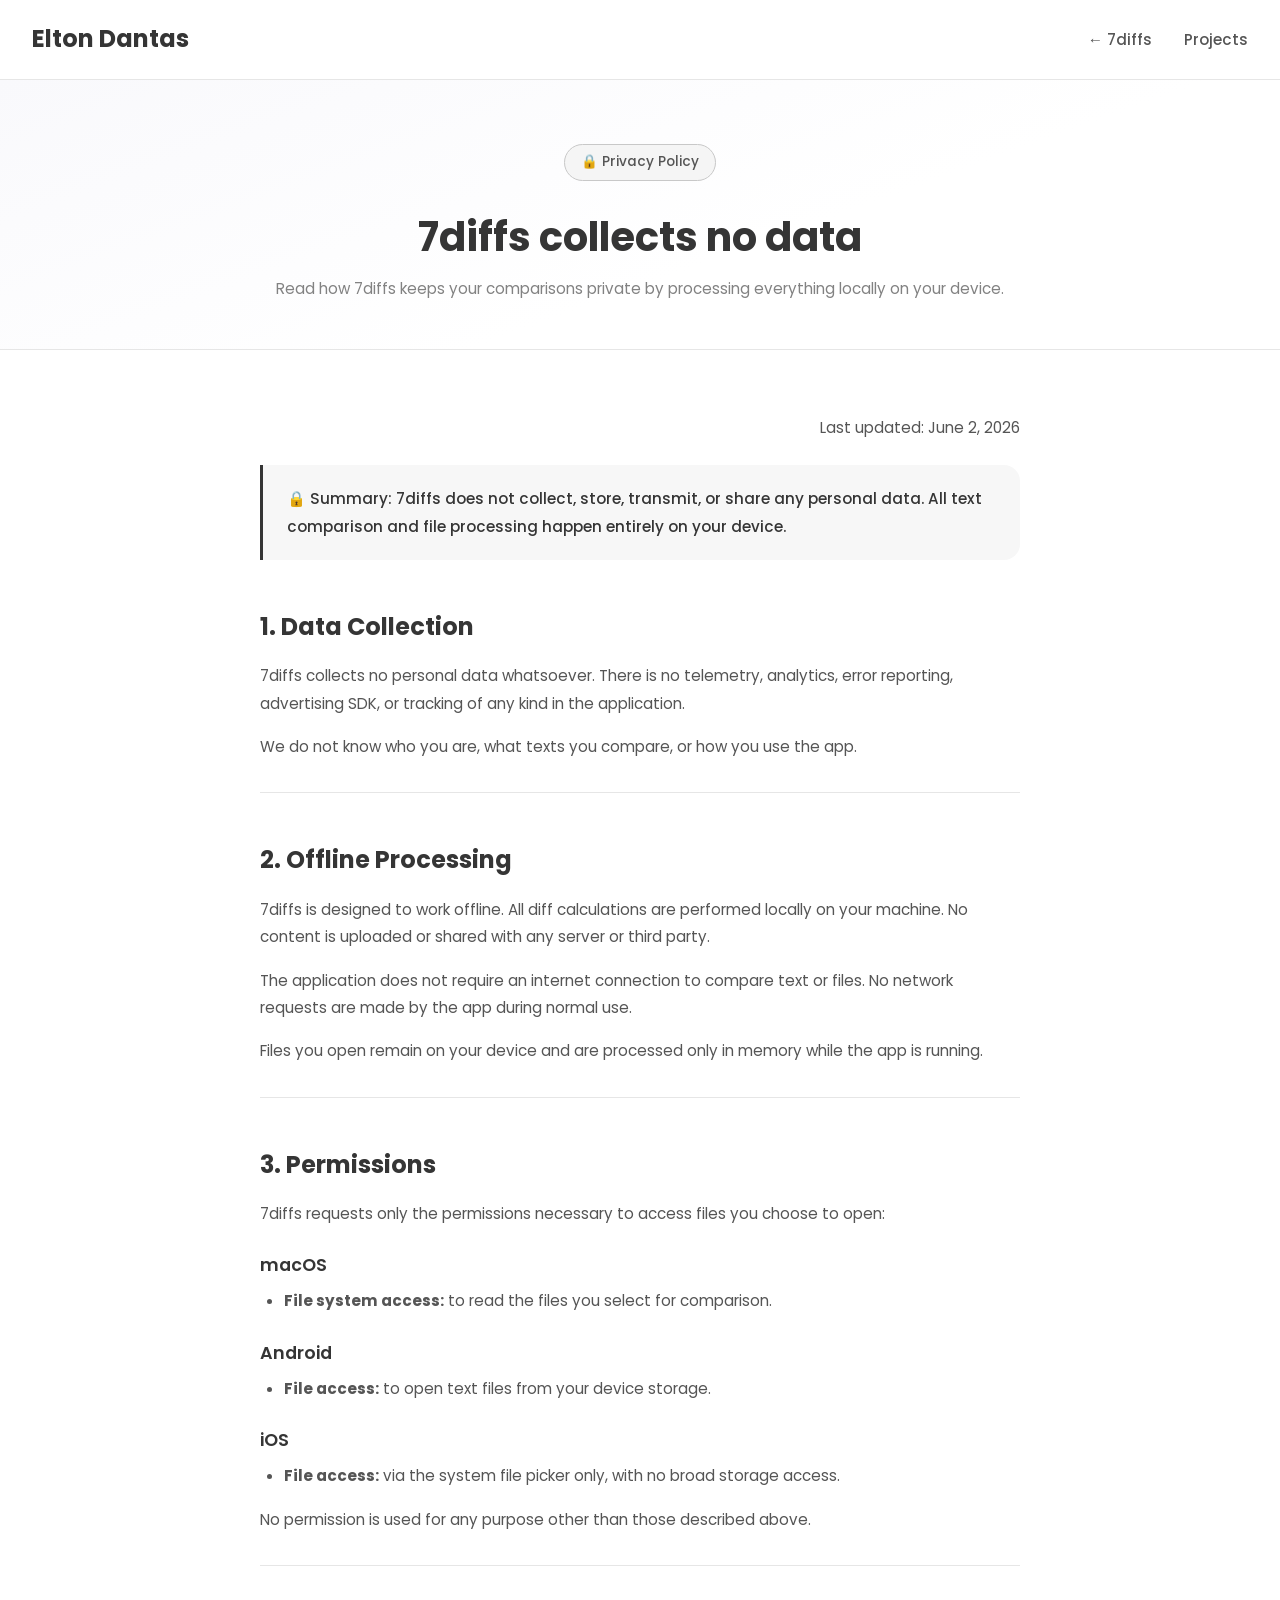
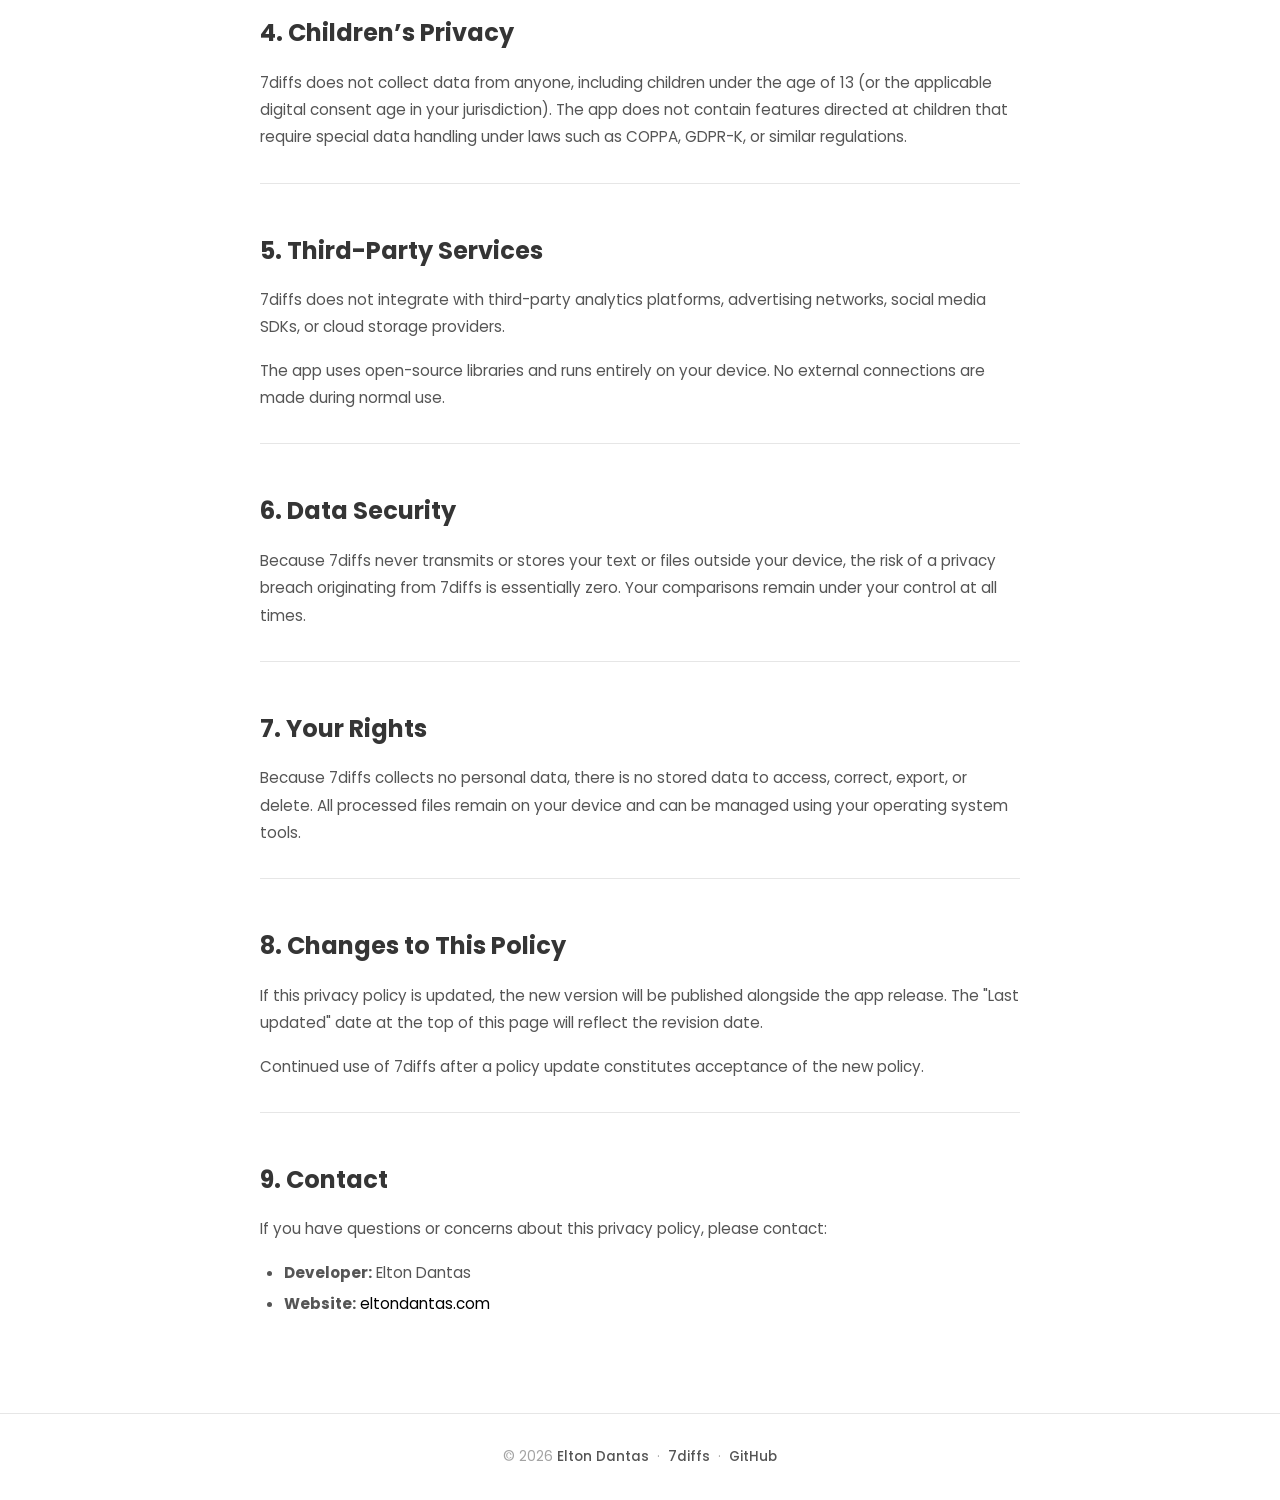
<file: projects/7diffs/privacy.html>
<!DOCTYPE html>
<html lang="en">

<head>
    <meta charset="UTF-8" />
    <meta http-equiv="X-UA-Compatible" content="IE=edge" />
    <meta name="viewport" content="width=device-width, initial-scale=1.0" />
    <title>7diffs – Privacy Policy | Elton Dantas</title>
    <meta name="description"
        content="7diffs privacy policy. The app is 100% offline and does not collect personal data." />
    <link rel="stylesheet" href="style.css" />
    <style>
        /* Privacy-specific styles */
        #privacy-hero {
            padding: 4rem 2rem 3rem;
            text-align: center;
            background: linear-gradient(160deg, #f9f9fc 0%, #fff 60%);
            border-bottom: 1px solid rgb(230, 230, 230);
        }

        .privacy-badge {
            display: inline-flex;
            align-items: center;
            gap: 0.5rem;
            font-size: 0.85rem;
            font-weight: 500;
            color: rgb(85, 85, 85);
            background: rgb(245, 245, 245);
            border: 0.1rem solid rgb(200, 200, 200);
            border-radius: 100px;
            padding: 0.4rem 1rem;
            margin-bottom: 1.5rem;
        }

        #privacy-hero .title {
            margin-bottom: 0.5rem;
        }

        #privacy-hero p {
            font-size: 0.95rem;
            color: rgb(130, 130, 130);
        }

        #privacy-content {
            padding: 4rem 2rem 5rem;
            background: #fff;
        }

        .privacy-body {
            max-width: 760px;
            margin: 0 auto;
        }

        .privacy-body h2 {
            font-size: 1.5rem;
            font-weight: 700;
            color: rgb(53, 53, 53);
            margin-top: 3rem;
            margin-bottom: 1rem;
        }

        .privacy-body h3 {
            font-size: 1.1rem;
            font-weight: 600;
            color: rgb(53, 53, 53);
            margin-top: 1.5rem;
            margin-bottom: 0.5rem;
        }

        .privacy-body p {
            font-size: 0.95rem;
            line-height: 1.8;
            color: rgb(85, 85, 85);
            margin-bottom: 1rem;
        }

        .privacy-body ul {
            margin: 0.5rem 0 1rem 1.5rem;
        }

        .privacy-body ul li {
            font-size: 0.95rem;
            line-height: 1.8;
            color: rgb(85, 85, 85);
            margin-bottom: 0.25rem;
        }

        .privacy-highlight {
            background: rgb(247, 247, 247);
            border-left: 3px solid rgb(53, 53, 53);
            border-radius: 0 1rem 1rem 0;
            padding: 1.25rem 1.5rem;
            margin: 1.5rem 0;
        }

        .privacy-highlight p {
            margin: 0;
            font-weight: 500;
            color: rgb(53, 53, 53);
        }

        .privacy-divider {
            border: none;
            border-top: 1px solid rgb(230, 230, 230);
            margin: 2rem 0;
        }

        .last-updated {
            font-size: 0.82rem;
            color: rgb(163, 163, 163);
            text-align: right;
            margin-bottom: 2rem;
        }

        @media (max-width: 640px) {
            #privacy-hero {
                padding: 3rem 1.5rem 2rem;
            }

            #privacy-content {
                padding: 2.5rem 1.5rem 4rem;
            }

            .privacy-body h2 {
                font-size: 1.25rem;
            }
        }
    </style>
</head>

<body>

    <!-- Desktop Nav -->
    <nav id="desktop-nav">
        <a href="../../index.html" class="logo" style="cursor: pointer; text-decoration: none;">Elton Dantas</a>
        <ul class="nav-links">
            <li><a href="index.html">← 7diffs</a></li>
            <li><a href="../../index.html#projects">Projects</a></li>
        </ul>
    </nav>

    <!-- Hamburger Nav -->
    <nav id="hamburger-nav">
        <a href="../../index.html" class="logo" style="cursor: pointer; text-decoration: none;">Elton Dantas</a>
        <div class="hamburger-menu">
            <div class="hamburger-icon" onclick="toggleMenu()">
                <span></span>
                <span></span>
                <span></span>
            </div>
            <div class="menu-links">
                <li><a href="index.html" onclick="toggleMenu()">← 7diffs</a></li>
                <li><a href="../../index.html#projects" onclick="toggleMenu()">Projects</a></li>
            </div>
        </div>
    </nav>

    <!-- Hero -->
    <section id="privacy-hero">
        <div class="privacy-badge">🔒 Privacy Policy</div>
        <h1 class="title">7diffs collects no data</h1>
        <p>Read how 7diffs keeps your comparisons private by processing everything locally on your device.</p>
    </section>

    <!-- Content -->
    <section id="privacy-content">
        <div class="privacy-body">

            <p class="last-updated">Last updated: June 2, 2026</p>

            <div class="privacy-highlight">
                <p>🔒 Summary: 7diffs does not collect, store, transmit, or share any personal data. All text comparison
                    and file processing happen entirely on your device.</p>
            </div>

            <h2>1. Data Collection</h2>
            <p>7diffs collects no personal data whatsoever. There is no telemetry, analytics, error reporting,
                advertising SDK, or tracking of any kind in the application.</p>
            <p>We do not know who you are, what texts you compare, or how you use the app.</p>

            <hr class="privacy-divider" />

            <h2>2. Offline Processing</h2>
            <p>7diffs is designed to work offline. All diff calculations are performed locally on your machine. No
                content is uploaded or shared with any server or third party.</p>
            <p>The application does not require an internet connection to compare text or files. No network requests are
                made by the app during normal use.</p>
            <p>Files you open remain on your device and are processed only in memory while the app is running.</p>

            <hr class="privacy-divider" />

            <h2>3. Permissions</h2>
            <p>7diffs requests only the permissions necessary to access files you choose to open:</p>

            <h3>macOS</h3>
            <ul>
                <li><strong>File system access:</strong> to read the files you select for comparison.</li>
            </ul>

            <h3>Android</h3>
            <ul>
                <li><strong>File access:</strong> to open text files from your device storage.</li>
            </ul>

            <h3>iOS</h3>
            <ul>
                <li><strong>File access:</strong> via the system file picker only, with no broad storage access.</li>
            </ul>

            <p>No permission is used for any purpose other than those described above.</p>

            <hr class="privacy-divider" />

            <h2>4. Children’s Privacy</h2>
            <p>7diffs does not collect data from anyone, including children under the age of 13 (or the applicable
                digital consent age in your jurisdiction). The app does not contain features directed at children that
                require special data handling under laws such as COPPA, GDPR-K, or similar regulations.</p>

            <hr class="privacy-divider" />

            <h2>5. Third-Party Services</h2>
            <p>7diffs does not integrate with third-party analytics platforms, advertising networks, social media SDKs,
                or cloud storage providers.</p>
            <p>The app uses open-source libraries and runs entirely on your device. No external connections are made
                during normal use.</p>

            <hr class="privacy-divider" />

            <h2>6. Data Security</h2>
            <p>Because 7diffs never transmits or stores your text or files outside your device, the risk of a privacy
                breach originating from 7diffs is essentially zero. Your comparisons remain under your control at all
                times.</p>

            <hr class="privacy-divider" />

            <h2>7. Your Rights</h2>
            <p>Because 7diffs collects no personal data, there is no stored data to access, correct, export, or delete.
                All processed files remain on your device and can be managed using your operating system tools.</p>

            <hr class="privacy-divider" />

            <h2>8. Changes to This Policy</h2>
            <p>If this privacy policy is updated, the new version will be published alongside the app release. The "Last
                updated" date at the top of this page will reflect the revision date.</p>
            <p>Continued use of 7diffs after a policy update constitutes acceptance of the new policy.</p>

            <hr class="privacy-divider" />

            <h2>9. Contact</h2>
            <p>If you have questions or concerns about this privacy policy, please contact:</p>
            <ul>
                <li><strong>Developer:</strong> Elton Dantas</li>
                <li><strong>Website:</strong> <a href="https://eltondantas.com" target="_blank"
                        rel="noopener">eltondantas.com</a></li>
            </ul>

        </div>
    </section>

    <!-- Footer -->
    <footer>
        <p>
            &copy; 2026 <a href="../../index.html">Elton Dantas</a>
            &nbsp;·&nbsp;
            <a href="index.html">7diffs</a>
            &nbsp;·&nbsp;
            <a href="https://github.com/eltonccdantas/7diffs" target="_blank" rel="noopener">GitHub</a>
        </p>
    </footer>

    <script>
        function toggleMenu() {
            const menu = document.querySelector(".menu-links");
            const icon = document.querySelector(".hamburger-icon");
            menu.classList.toggle("open");
            icon.classList.toggle("open");
        }
    </script>

</body>

</html>
</file>
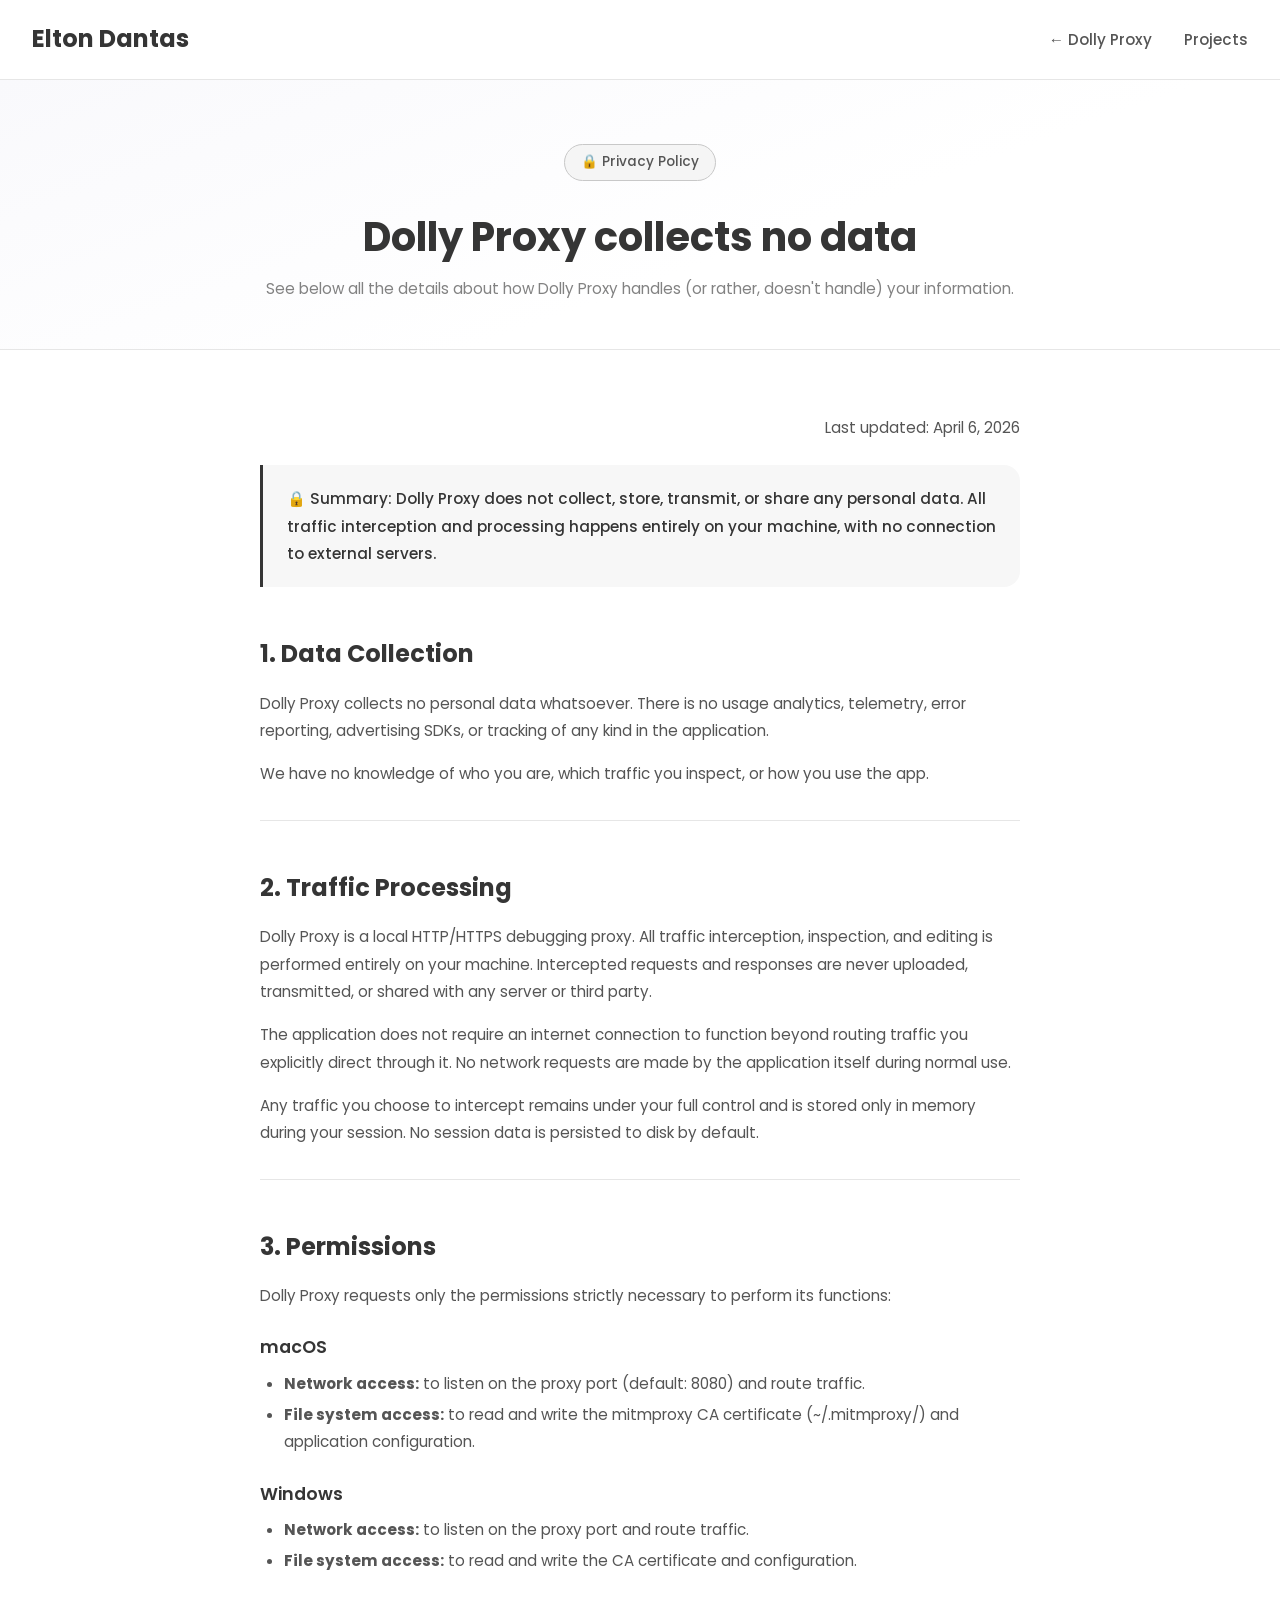
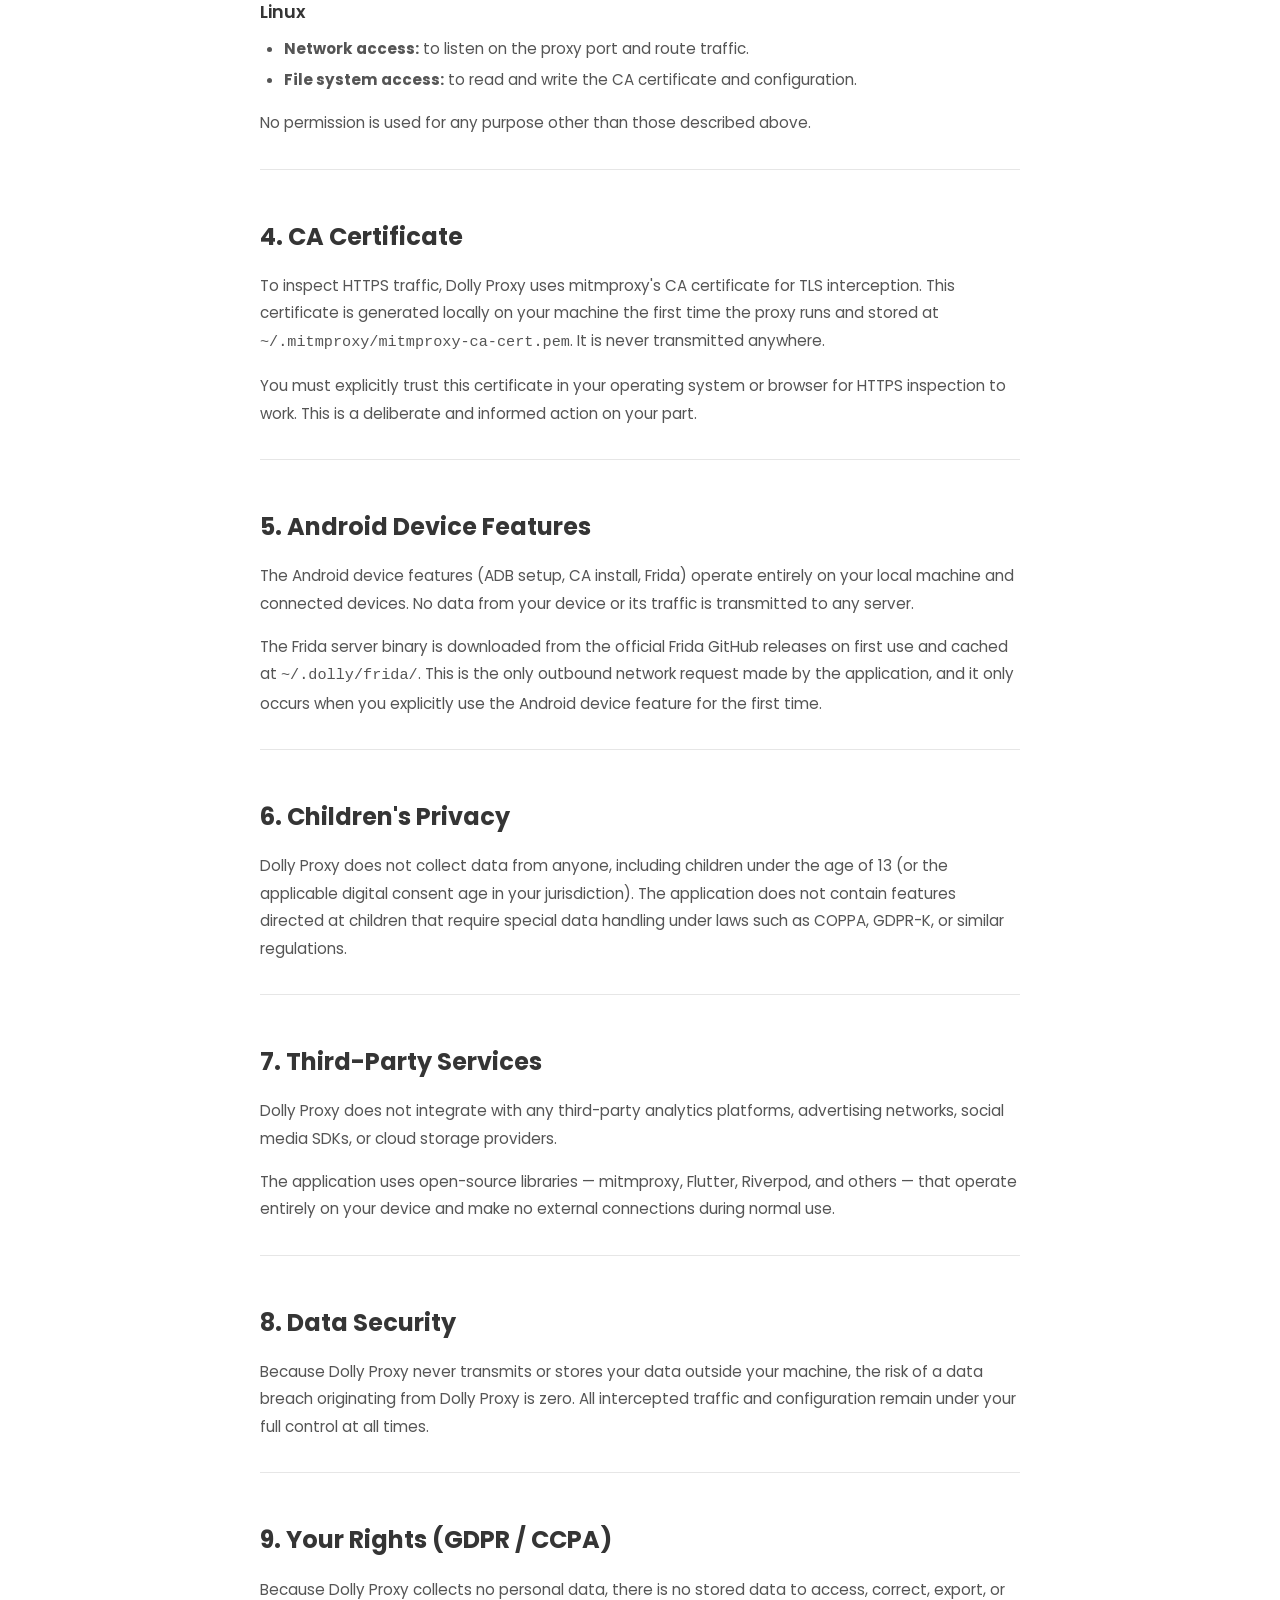
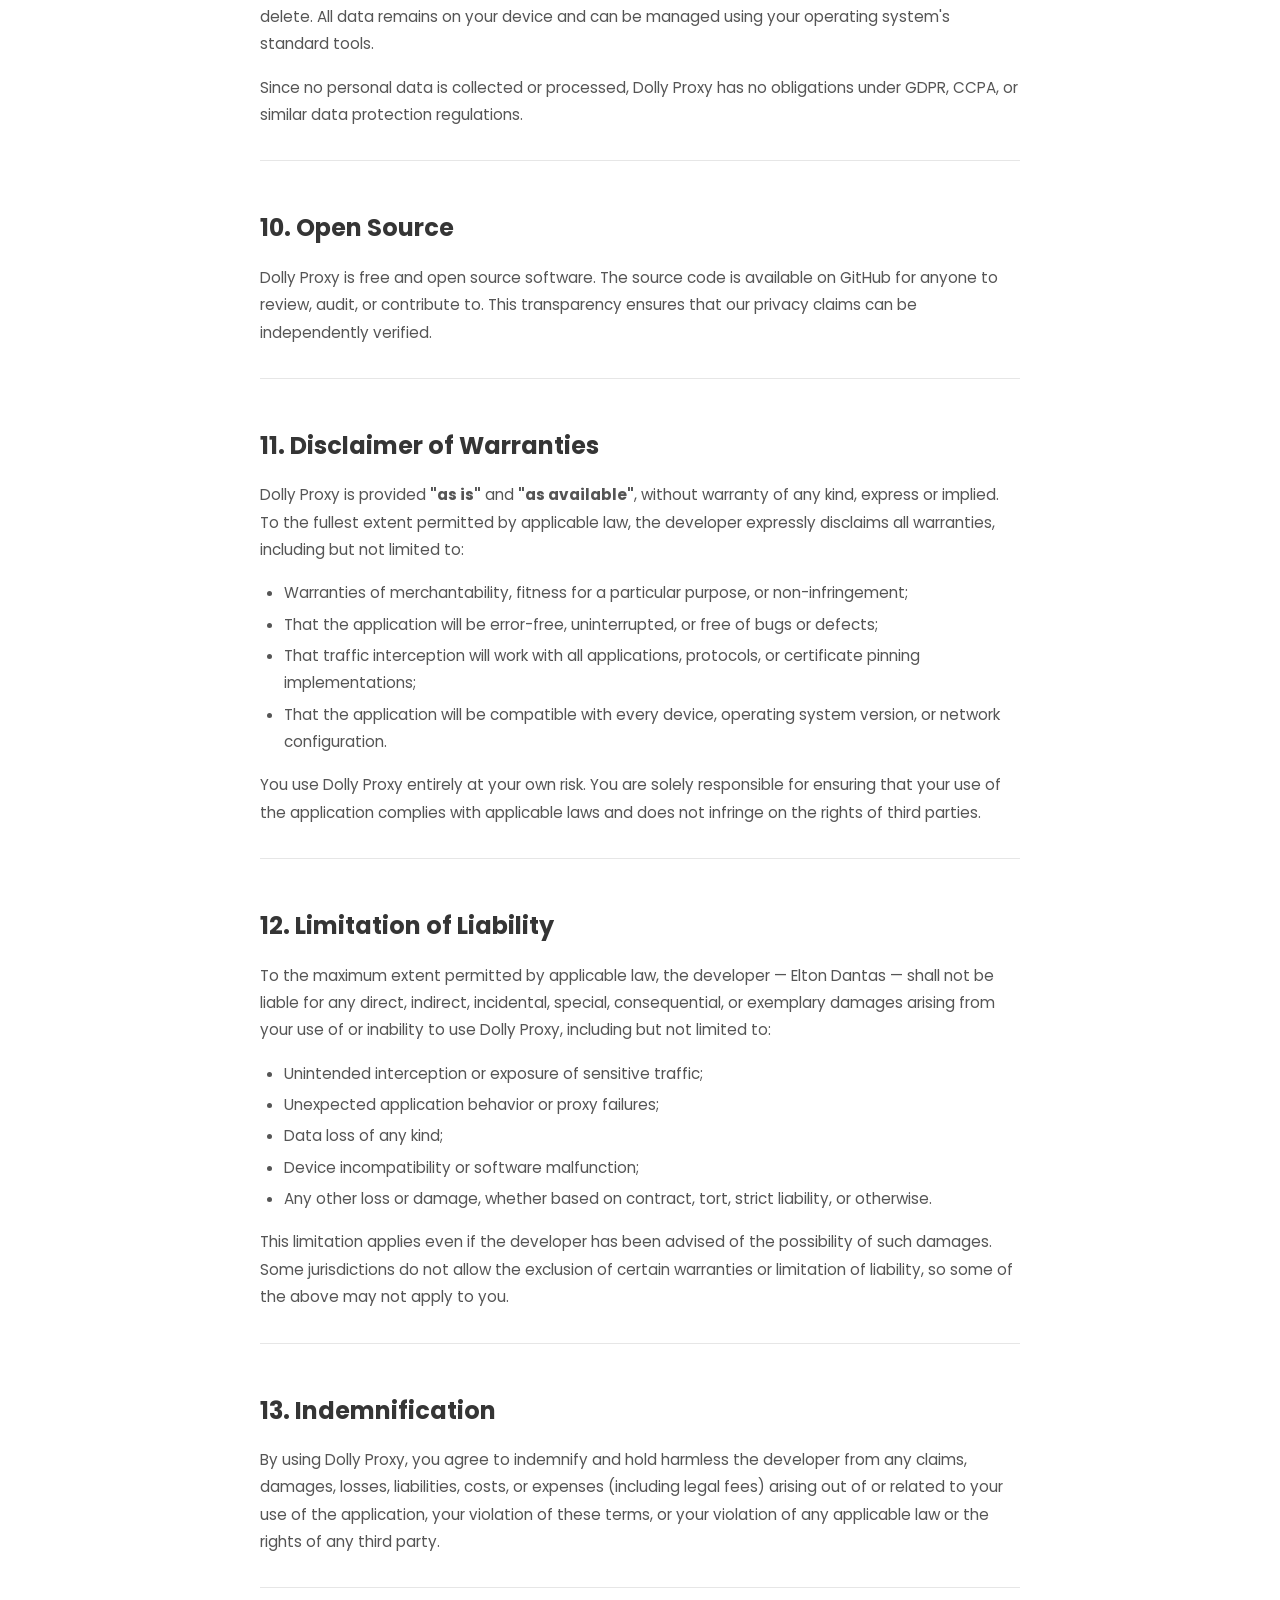
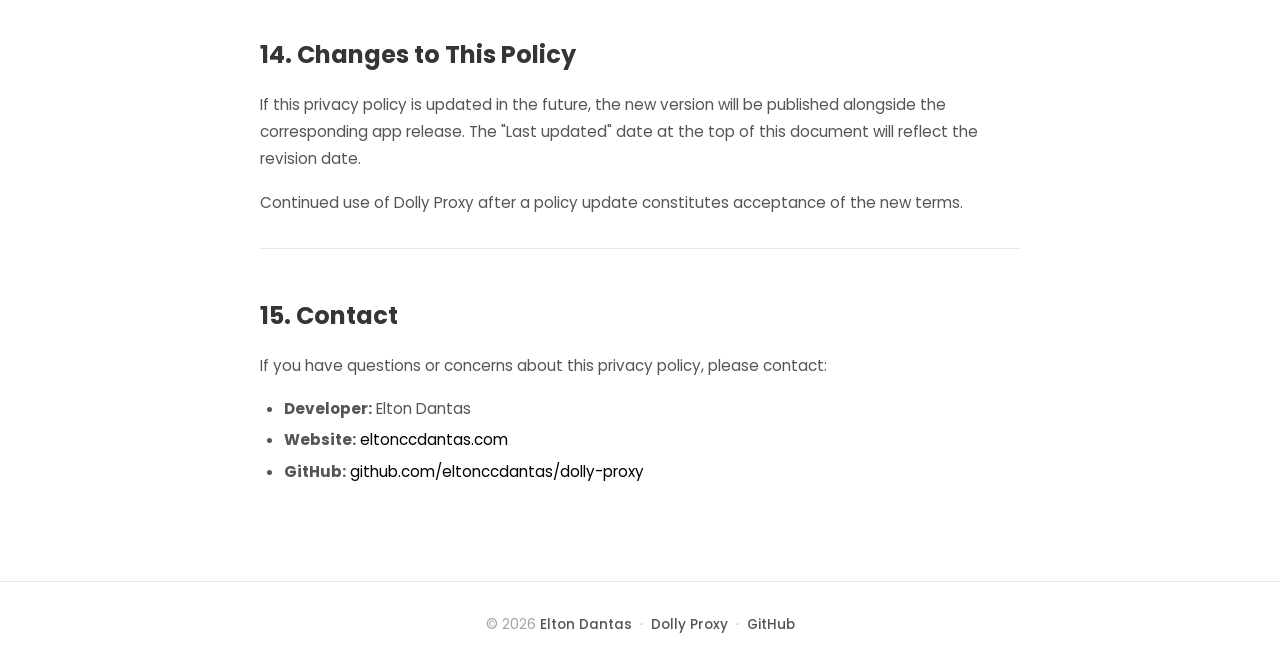
<file: projects/dolly-proxy/privacy.html>
<!DOCTYPE html>
<html lang="en">

<head>
    <meta charset="UTF-8" />
    <meta http-equiv="X-UA-Compatible" content="IE=edge" />
    <meta name="viewport" content="width=device-width, initial-scale=1.0" />
    <title>Dolly Proxy – Privacy Policy | Elton Dantas</title>
    <meta name="description" content="Dolly Proxy privacy policy. The app collects no personal data whatsoever." />
    <link rel="stylesheet" href="style.css" />
    <style>
        /* Privacy-specific styles */
        #privacy-hero {
            padding: 4rem 2rem 3rem;
            text-align: center;
            background: linear-gradient(160deg, #f9f9fc 0%, #fff 60%);
            border-bottom: 1px solid rgb(230, 230, 230);
        }

        .privacy-badge {
            display: inline-flex;
            align-items: center;
            gap: 0.5rem;
            font-size: 0.85rem;
            font-weight: 500;
            color: rgb(85, 85, 85);
            background: rgb(245, 245, 245);
            border: 0.1rem solid rgb(200, 200, 200);
            border-radius: 100px;
            padding: 0.4rem 1rem;
            margin-bottom: 1.5rem;
        }

        #privacy-hero .title {
            margin-bottom: 0.5rem;
        }

        #privacy-hero p {
            font-size: 0.95rem;
            color: rgb(130, 130, 130);
        }

        #privacy-content {
            padding: 4rem 2rem 5rem;
            background: #fff;
        }

        .privacy-body {
            max-width: 760px;
            margin: 0 auto;
        }

        .privacy-body h2 {
            font-size: 1.5rem;
            font-weight: 700;
            color: rgb(53, 53, 53);
            margin-top: 3rem;
            margin-bottom: 1rem;
        }

        .privacy-body h3 {
            font-size: 1.1rem;
            font-weight: 600;
            color: rgb(53, 53, 53);
            margin-top: 1.5rem;
            margin-bottom: 0.5rem;
        }

        .privacy-body p {
            font-size: 0.95rem;
            line-height: 1.8;
            color: rgb(85, 85, 85);
            margin-bottom: 1rem;
        }

        .privacy-body ul {
            margin: 0.5rem 0 1rem 1.5rem;
        }

        .privacy-body ul li {
            font-size: 0.95rem;
            line-height: 1.8;
            color: rgb(85, 85, 85);
            margin-bottom: 0.25rem;
        }

        .privacy-highlight {
            background: rgb(247, 247, 247);
            border-left: 3px solid rgb(53, 53, 53);
            border-radius: 0 1rem 1rem 0;
            padding: 1.25rem 1.5rem;
            margin: 1.5rem 0;
        }

        .privacy-highlight p {
            margin: 0;
            font-weight: 500;
            color: rgb(53, 53, 53);
        }

        .privacy-divider {
            border: none;
            border-top: 1px solid rgb(230, 230, 230);
            margin: 2rem 0;
        }

        .last-updated {
            font-size: 0.82rem;
            color: rgb(163, 163, 163);
            text-align: right;
            margin-bottom: 2rem;
        }

        @media (max-width: 640px) {
            #privacy-hero { padding: 3rem 1.5rem 2rem; }
            #privacy-content { padding: 2.5rem 1.5rem 4rem; }
            .privacy-body h2 { font-size: 1.25rem; }
        }
    </style>
</head>

<body>

    <!-- Desktop Nav -->
    <nav id="desktop-nav">
        <a href="../../index.html" class="logo" style="cursor: pointer; text-decoration: none;">Elton Dantas</a>
        <ul class="nav-links">
            <li><a href="index.html">← Dolly Proxy</a></li>
            <li><a href="../../index.html#projects">Projects</a></li>
        </ul>
    </nav>

    <!-- Hamburger Nav -->
    <nav id="hamburger-nav">
        <a href="../../index.html" class="logo" style="cursor: pointer; text-decoration: none;">Elton Dantas</a>
        <div class="hamburger-menu">
            <div class="hamburger-icon" onclick="toggleMenu()">
                <span></span>
                <span></span>
                <span></span>
            </div>
            <div class="menu-links">
                <li><a href="index.html" onclick="toggleMenu()">← Dolly Proxy</a></li>
                <li><a href="../../index.html#projects" onclick="toggleMenu()">Projects</a></li>
            </div>
        </div>
    </nav>

    <!-- Hero -->
    <section id="privacy-hero">
        <div class="privacy-badge">🔒 Privacy Policy</div>
        <h1 class="title">Dolly Proxy collects no data</h1>
        <p>See below all the details about how Dolly Proxy handles (or rather, doesn't handle) your information.</p>
    </section>

    <!-- Content -->
    <section id="privacy-content">
        <div class="privacy-body">

            <p class="last-updated">Last updated: April 6, 2026</p>

            <div class="privacy-highlight">
                <p>🔒 Summary: Dolly Proxy does not collect, store, transmit, or share any personal data. All
                    traffic interception and processing happens entirely on your machine, with no connection to
                    external servers.</p>
            </div>

            <h2>1. Data Collection</h2>
            <p>Dolly Proxy collects no personal data whatsoever. There is no usage analytics, telemetry, error
                reporting, advertising SDKs, or tracking of any kind in the application.</p>
            <p>We have no knowledge of who you are, which traffic you inspect, or how you use the app.</p>

            <hr class="privacy-divider" />

            <h2>2. Traffic Processing</h2>
            <p>Dolly Proxy is a local HTTP/HTTPS debugging proxy. All traffic interception, inspection, and editing
                is performed entirely on your machine. Intercepted requests and responses are never uploaded,
                transmitted, or shared with any server or third party.</p>
            <p>The application does not require an internet connection to function beyond routing traffic you
                explicitly direct through it. No network requests are made by the application itself during normal
                use.</p>
            <p>Any traffic you choose to intercept remains under your full control and is stored only in memory
                during your session. No session data is persisted to disk by default.</p>

            <hr class="privacy-divider" />

            <h2>3. Permissions</h2>
            <p>Dolly Proxy requests only the permissions strictly necessary to perform its functions:</p>

            <h3>macOS</h3>
            <ul>
                <li><strong>Network access:</strong> to listen on the proxy port (default: 8080) and route traffic.</li>
                <li><strong>File system access:</strong> to read and write the mitmproxy CA certificate
                    (~/.mitmproxy/) and application configuration.</li>
            </ul>

            <h3>Windows</h3>
            <ul>
                <li><strong>Network access:</strong> to listen on the proxy port and route traffic.</li>
                <li><strong>File system access:</strong> to read and write the CA certificate and configuration.</li>
            </ul>

            <h3>Linux</h3>
            <ul>
                <li><strong>Network access:</strong> to listen on the proxy port and route traffic.</li>
                <li><strong>File system access:</strong> to read and write the CA certificate and configuration.</li>
            </ul>

            <p>No permission is used for any purpose other than those described above.</p>

            <hr class="privacy-divider" />

            <h2>4. CA Certificate</h2>
            <p>To inspect HTTPS traffic, Dolly Proxy uses mitmproxy's CA certificate for TLS interception. This
                certificate is generated locally on your machine the first time the proxy runs and stored at
                <code>~/.mitmproxy/mitmproxy-ca-cert.pem</code>. It is never transmitted anywhere.
            </p>
            <p>You must explicitly trust this certificate in your operating system or browser for HTTPS inspection
                to work. This is a deliberate and informed action on your part.</p>

            <hr class="privacy-divider" />

            <h2>5. Android Device Features</h2>
            <p>The Android device features (ADB setup, CA install, Frida) operate entirely on your local machine
                and connected devices. No data from your device or its traffic is transmitted to any server.</p>
            <p>The Frida server binary is downloaded from the official Frida GitHub releases on first use and cached
                at <code>~/.dolly/frida/</code>. This is the only outbound network request made by the application,
                and it only occurs when you explicitly use the Android device feature for the first time.</p>

            <hr class="privacy-divider" />

            <h2>6. Children's Privacy</h2>
            <p>Dolly Proxy does not collect data from anyone, including children under the age of 13 (or the
                applicable digital consent age in your jurisdiction). The application does not contain features
                directed at children that require special data handling under laws such as COPPA, GDPR-K, or
                similar regulations.</p>

            <hr class="privacy-divider" />

            <h2>7. Third-Party Services</h2>
            <p>Dolly Proxy does not integrate with any third-party analytics platforms, advertising networks,
                social media SDKs, or cloud storage providers.</p>
            <p>The application uses open-source libraries — mitmproxy, Flutter, Riverpod, and others — that operate
                entirely on your device and make no external connections during normal use.</p>

            <hr class="privacy-divider" />

            <h2>8. Data Security</h2>
            <p>Because Dolly Proxy never transmits or stores your data outside your machine, the risk of a data
                breach originating from Dolly Proxy is zero. All intercepted traffic and configuration remain
                under your full control at all times.</p>

            <hr class="privacy-divider" />

            <h2>9. Your Rights (GDPR / CCPA)</h2>
            <p>Because Dolly Proxy collects no personal data, there is no stored data to access, correct, export,
                or delete. All data remains on your device and can be managed using your operating system's
                standard tools.</p>
            <p>Since no personal data is collected or processed, Dolly Proxy has no obligations under GDPR, CCPA,
                or similar data protection regulations.</p>

            <hr class="privacy-divider" />

            <h2>10. Open Source</h2>
            <p>Dolly Proxy is free and open source software. The source code is available on GitHub for anyone to
                review, audit, or contribute to. This transparency ensures that our privacy claims can be
                independently verified.</p>

            <hr class="privacy-divider" />

            <h2>11. Disclaimer of Warranties</h2>
            <p>Dolly Proxy is provided <strong>"as is"</strong> and <strong>"as available"</strong>, without
                warranty of any kind, express or implied. To the fullest extent permitted by applicable law, the
                developer expressly disclaims all warranties, including but not limited to:</p>
            <ul>
                <li>Warranties of merchantability, fitness for a particular purpose, or non-infringement;</li>
                <li>That the application will be error-free, uninterrupted, or free of bugs or defects;</li>
                <li>That traffic interception will work with all applications, protocols, or certificate pinning
                    implementations;</li>
                <li>That the application will be compatible with every device, operating system version, or network
                    configuration.</li>
            </ul>
            <p>You use Dolly Proxy entirely at your own risk. You are solely responsible for ensuring that your
                use of the application complies with applicable laws and does not infringe on the rights of
                third parties.</p>

            <hr class="privacy-divider" />

            <h2>12. Limitation of Liability</h2>
            <p>To the maximum extent permitted by applicable law, the developer — Elton Dantas — shall not be
                liable for any direct, indirect, incidental, special, consequential, or exemplary damages arising
                from your use of or inability to use Dolly Proxy, including but not limited to:</p>
            <ul>
                <li>Unintended interception or exposure of sensitive traffic;</li>
                <li>Unexpected application behavior or proxy failures;</li>
                <li>Data loss of any kind;</li>
                <li>Device incompatibility or software malfunction;</li>
                <li>Any other loss or damage, whether based on contract, tort, strict liability, or otherwise.</li>
            </ul>
            <p>This limitation applies even if the developer has been advised of the possibility of such damages.
                Some jurisdictions do not allow the exclusion of certain warranties or limitation of liability,
                so some of the above may not apply to you.</p>

            <hr class="privacy-divider" />

            <h2>13. Indemnification</h2>
            <p>By using Dolly Proxy, you agree to indemnify and hold harmless the developer from any claims,
                damages, losses, liabilities, costs, or expenses (including legal fees) arising out of or related
                to your use of the application, your violation of these terms, or your violation of any applicable
                law or the rights of any third party.</p>

            <hr class="privacy-divider" />

            <h2>14. Changes to This Policy</h2>
            <p>If this privacy policy is updated in the future, the new version will be published alongside the
                corresponding app release. The "Last updated" date at the top of this document will reflect the
                revision date.</p>
            <p>Continued use of Dolly Proxy after a policy update constitutes acceptance of the new terms.</p>

            <hr class="privacy-divider" />

            <h2>15. Contact</h2>
            <p>If you have questions or concerns about this privacy policy, please contact:</p>
            <ul>
                <li><strong>Developer:</strong> Elton Dantas</li>
                <li><strong>Website:</strong> <a href="https://eltonccdantas.com" target="_blank"
                        rel="noopener">eltonccdantas.com</a></li>
                <li><strong>GitHub:</strong> <a href="https://github.com/eltonccdantas/dolly-proxy" target="_blank"
                        rel="noopener">github.com/eltonccdantas/dolly-proxy</a></li>
            </ul>

        </div>
    </section>

    <!-- Footer -->
    <footer>
        <p>
            &copy; 2026 <a href="../../index.html">Elton Dantas</a>
            &nbsp;·&nbsp;
            <a href="index.html">Dolly Proxy</a>
            &nbsp;·&nbsp;
            <a href="https://github.com/eltonccdantas/dolly-proxy" target="_blank" rel="noopener">GitHub</a>
        </p>
    </footer>

    <script>
        function toggleMenu() {
            const menu = document.querySelector(".menu-links");
            const icon = document.querySelector(".hamburger-icon");
            menu.classList.toggle("open");
            icon.classList.toggle("open");
        }
    </script>

</body>

</html>
</file>
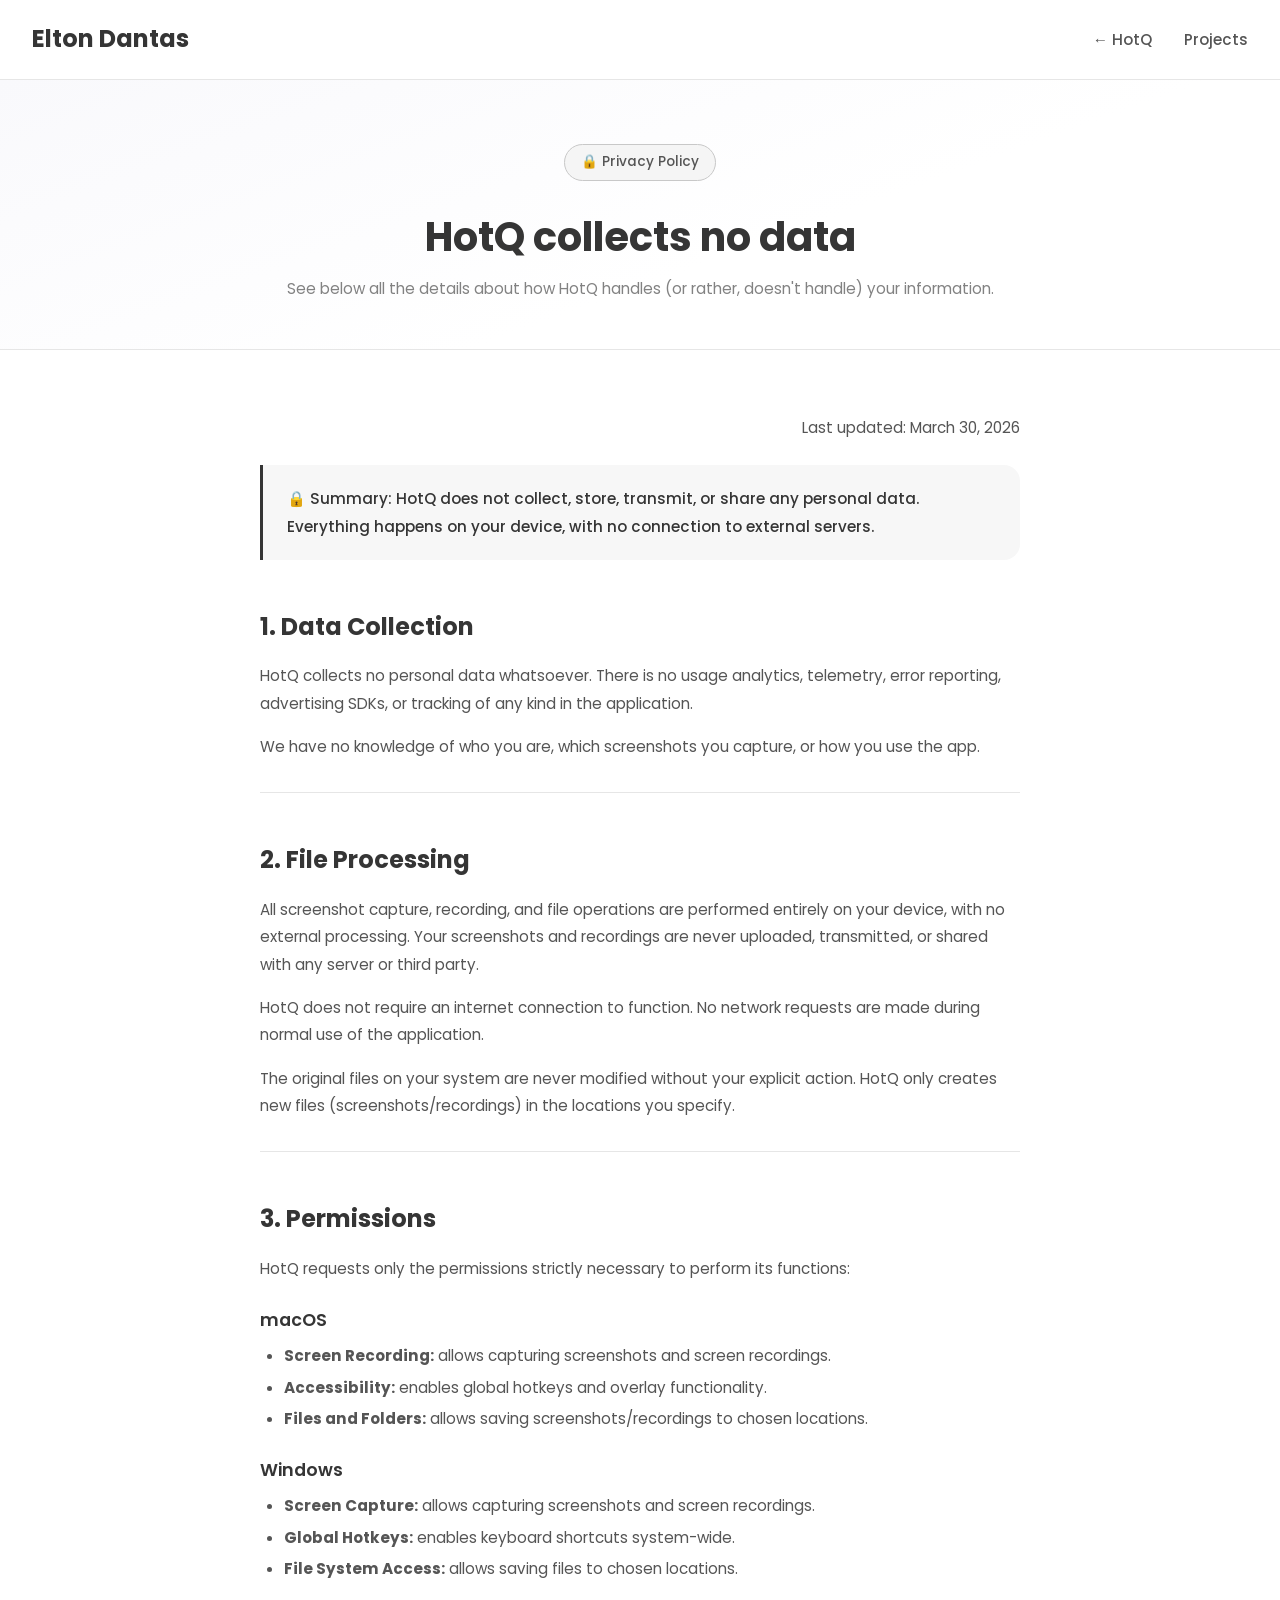
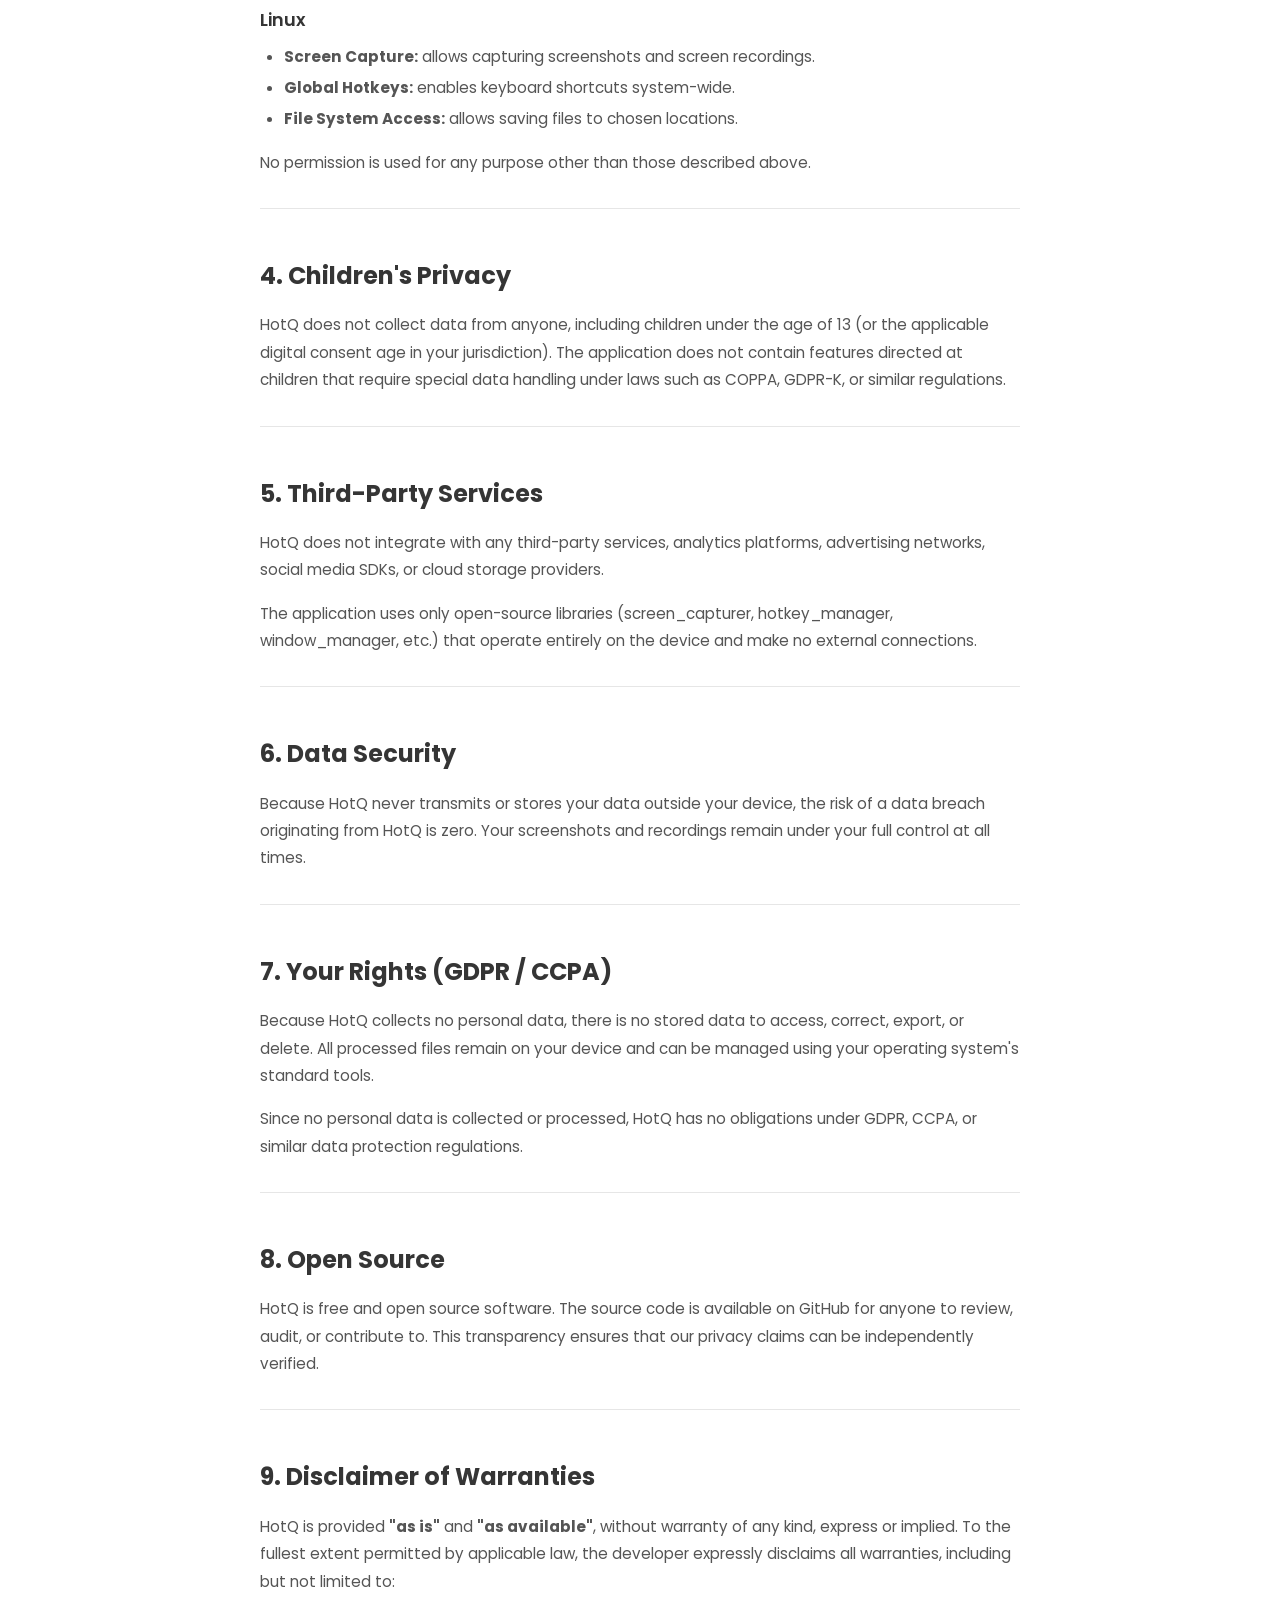
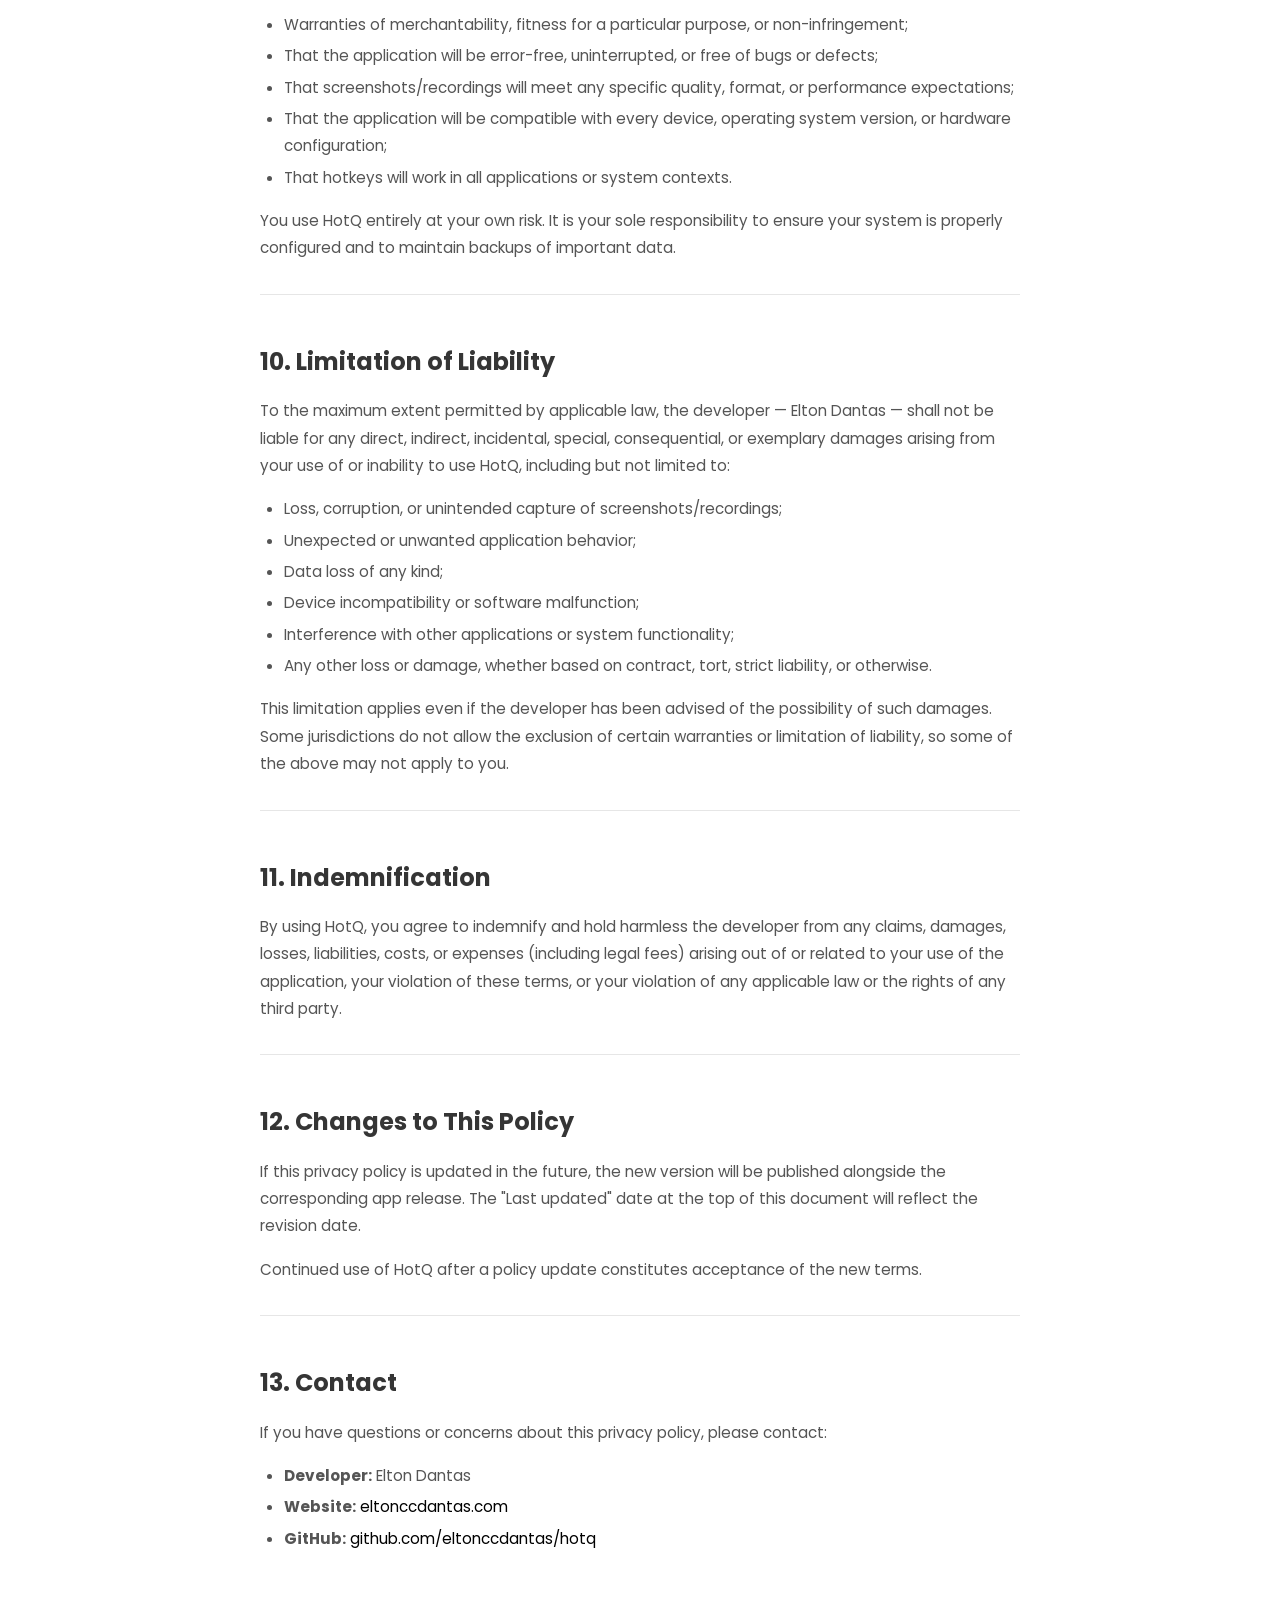
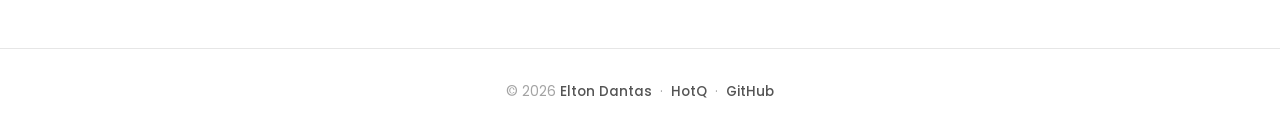
<file: projects/HotQ/privacy.html>
<!DOCTYPE html>
<html lang="en">

<head>
    <meta charset="UTF-8" />
    <meta http-equiv="X-UA-Compatible" content="IE=edge" />
    <meta name="viewport" content="width=device-width, initial-scale=1.0" />
    <title>HotQ – Privacy Policy | Elton Dantas</title>
    <meta name="description" content="HotQ privacy policy. The app collects no personal data whatsoever." />
    <link rel="stylesheet" href="styles.css" />
    <style>
        /* Privacy-specific styles */
        #privacy-hero {
            padding: 4rem 2rem 3rem;
            text-align: center;
            background: linear-gradient(160deg, #f9f9fc 0%, #fff 60%);
            border-bottom: 1px solid rgb(230, 230, 230);
        }

        .privacy-badge {
            display: inline-flex;
            align-items: center;
            gap: 0.5rem;
            font-size: 0.85rem;
            font-weight: 500;
            color: rgb(85, 85, 85);
            background: rgb(245, 245, 245);
            border: 0.1rem solid rgb(200, 200, 200);
            border-radius: 100px;
            padding: 0.4rem 1rem;
            margin-bottom: 1.5rem;
        }

        #privacy-hero .title {
            margin-bottom: 0.5rem;
        }

        #privacy-hero p {
            font-size: 0.95rem;
            color: rgb(130, 130, 130);
        }

        #privacy-content {
            padding: 4rem 2rem 5rem;
            background: #fff;
        }

        .privacy-body {
            max-width: 760px;
            margin: 0 auto;
        }

        .privacy-body h2 {
            font-size: 1.5rem;
            font-weight: 700;
            color: rgb(53, 53, 53);
            margin-top: 3rem;
            margin-bottom: 1rem;
        }

        .privacy-body h3 {
            font-size: 1.1rem;
            font-weight: 600;
            color: rgb(53, 53, 53);
            margin-top: 1.5rem;
            margin-bottom: 0.5rem;
        }

        .privacy-body p {
            font-size: 0.95rem;
            line-height: 1.8;
            color: rgb(85, 85, 85);
            margin-bottom: 1rem;
        }

        .privacy-body ul {
            margin: 0.5rem 0 1rem 1.5rem;
        }

        .privacy-body ul li {
            font-size: 0.95rem;
            line-height: 1.8;
            color: rgb(85, 85, 85);
            margin-bottom: 0.25rem;
        }

        .privacy-highlight {
            background: rgb(247, 247, 247);
            border-left: 3px solid rgb(53, 53, 53);
            border-radius: 0 1rem 1rem 0;
            padding: 1.25rem 1.5rem;
            margin: 1.5rem 0;
        }

        .privacy-highlight p {
            margin: 0;
            font-weight: 500;
            color: rgb(53, 53, 53);
        }

        .privacy-divider {
            border: none;
            border-top: 1px solid rgb(230, 230, 230);
            margin: 2rem 0;
        }

        .last-updated {
            font-size: 0.82rem;
            color: rgb(163, 163, 163);
            text-align: right;
            margin-bottom: 2rem;
        }

        @media (max-width: 640px) {
            #privacy-hero { padding: 3rem 1.5rem 2rem; }
            #privacy-content { padding: 2.5rem 1.5rem 4rem; }
            .privacy-body h2 { font-size: 1.25rem; }
        }
    </style>
</head>

<body>

    <!-- Desktop Nav -->
    <nav id="desktop-nav">
        <a href="../../index.html" class="logo" style="cursor: pointer; text-decoration: none;">Elton Dantas</a>
        <ul class="nav-links">
            <li><a href="index.html">← HotQ</a></li>
            <li><a href="../../index.html#projects">Projects</a></li>
        </ul>
    </nav>

    <!-- Hamburger Nav -->
    <nav id="hamburger-nav">
        <a href="../../index.html" class="logo" style="cursor: pointer; text-decoration: none;">Elton Dantas</a>
        <div class="hamburger-menu">
            <div class="hamburger-icon" onclick="toggleMenu()">
                <span></span>
                <span></span>
                <span></span>
            </div>
            <div class="menu-links">
                <li><a href="index.html" onclick="toggleMenu()">← HotQ</a></li>
                <li><a href="../../index.html#projects" onclick="toggleMenu()">Projects</a></li>
            </div>
        </div>
    </nav>

    <!-- Hero -->
    <section id="privacy-hero">
        <div class="privacy-badge">🔒 Privacy Policy</div>
        <h1 class="title">HotQ collects no data</h1>
        <p>See below all the details about how HotQ handles (or rather, doesn't handle) your information.</p>
    </section>

    <!-- Content -->
    <section id="privacy-content">
        <div class="privacy-body">

            <p class="last-updated">Last updated: March 30, 2026</p>

            <div class="privacy-highlight">
                <p>🔒 Summary: HotQ does not collect, store, transmit, or share any personal data. Everything
                    happens on your device, with no connection to external servers.</p>
            </div>

            <h2>1. Data Collection</h2>
            <p>HotQ collects no personal data whatsoever. There is no usage analytics, telemetry, error reporting,
                advertising SDKs, or tracking of any kind in the application.</p>
            <p>We have no knowledge of who you are, which screenshots you capture, or how you use the app.</p>

            <hr class="privacy-divider" />

            <h2>2. File Processing</h2>
            <p>All screenshot capture, recording, and file operations are performed entirely on your device,
                with no external processing. Your screenshots and recordings are never uploaded, transmitted,
                or shared with any server or third party.</p>
            <p>HotQ does not require an internet connection to function. No network requests are made during
                normal use of the application.</p>
            <p>The original files on your system are never modified without your explicit action. HotQ only
                creates new files (screenshots/recordings) in the locations you specify.</p>

            <hr class="privacy-divider" />

            <h2>3. Permissions</h2>
            <p>HotQ requests only the permissions strictly necessary to perform its functions:</p>

            <h3>macOS</h3>
            <ul>
                <li><strong>Screen Recording:</strong> allows capturing screenshots and screen recordings.</li>
                <li><strong>Accessibility:</strong> enables global hotkeys and overlay functionality.</li>
                <li><strong>Files and Folders:</strong> allows saving screenshots/recordings to chosen locations.</li>
            </ul>

            <h3>Windows</h3>
            <ul>
                <li><strong>Screen Capture:</strong> allows capturing screenshots and screen recordings.</li>
                <li><strong>Global Hotkeys:</strong> enables keyboard shortcuts system-wide.</li>
                <li><strong>File System Access:</strong> allows saving files to chosen locations.</li>
            </ul>

            <h3>Linux</h3>
            <ul>
                <li><strong>Screen Capture:</strong> allows capturing screenshots and screen recordings.</li>
                <li><strong>Global Hotkeys:</strong> enables keyboard shortcuts system-wide.</li>
                <li><strong>File System Access:</strong> allows saving files to chosen locations.</li>
            </ul>

            <p>No permission is used for any purpose other than those described above.</p>

            <hr class="privacy-divider" />

            <h2>4. Children's Privacy</h2>
            <p>HotQ does not collect data from anyone, including children under the age of 13 (or the applicable
                digital consent age in your jurisdiction). The application does not contain features directed at
                children that require special data handling under laws such as COPPA, GDPR-K, or similar
                regulations.</p>

            <hr class="privacy-divider" />

            <h2>5. Third-Party Services</h2>
            <p>HotQ does not integrate with any third-party services, analytics platforms, advertising networks,
                social media SDKs, or cloud storage providers.</p>
            <p>The application uses only open-source libraries (screen_capturer, hotkey_manager, window_manager,
                etc.) that operate entirely on the device and make no external connections.</p>

            <hr class="privacy-divider" />

            <h2>6. Data Security</h2>
            <p>Because HotQ never transmits or stores your data outside your device, the risk of a data breach
                originating from HotQ is zero. Your screenshots and recordings remain under your full control
                at all times.</p>

            <hr class="privacy-divider" />

            <h2>7. Your Rights (GDPR / CCPA)</h2>
            <p>Because HotQ collects no personal data, there is no stored data to access, correct, export, or
                delete. All processed files remain on your device and can be managed using your operating
                system's standard tools.</p>
            <p>Since no personal data is collected or processed, HotQ has no obligations under GDPR, CCPA, or
                similar data protection regulations.</p>

            <hr class="privacy-divider" />

            <h2>8. Open Source</h2>
            <p>HotQ is free and open source software. The source code is available on GitHub for anyone to
                review, audit, or contribute to. This transparency ensures that our privacy claims can be
                independently verified.</p>

            <hr class="privacy-divider" />

            <h2>9. Disclaimer of Warranties</h2>
            <p>HotQ is provided <strong>"as is"</strong> and <strong>"as available"</strong>, without warranty
                of any kind, express or implied. To the fullest extent permitted by applicable law, the developer
                expressly disclaims all warranties, including but not limited to:</p>
            <ul>
                <li>Warranties of merchantability, fitness for a particular purpose, or non-infringement;</li>
                <li>That the application will be error-free, uninterrupted, or free of bugs or defects;</li>
                <li>That screenshots/recordings will meet any specific quality, format, or performance expectations;</li>
                <li>That the application will be compatible with every device, operating system version, or hardware
                    configuration;</li>
                <li>That hotkeys will work in all applications or system contexts.</li>
            </ul>
            <p>You use HotQ entirely at your own risk. It is your sole responsibility to ensure your system is
                properly configured and to maintain backups of important data.</p>

            <hr class="privacy-divider" />

            <h2>10. Limitation of Liability</h2>
            <p>To the maximum extent permitted by applicable law, the developer — Elton Dantas — shall not be
                liable for any direct, indirect, incidental, special, consequential, or exemplary damages arising
                from your use of or inability to use HotQ, including but not limited to:</p>
            <ul>
                <li>Loss, corruption, or unintended capture of screenshots/recordings;</li>
                <li>Unexpected or unwanted application behavior;</li>
                <li>Data loss of any kind;</li>
                <li>Device incompatibility or software malfunction;</li>
                <li>Interference with other applications or system functionality;</li>
                <li>Any other loss or damage, whether based on contract, tort, strict liability, or otherwise.</li>
            </ul>
            <p>This limitation applies even if the developer has been advised of the possibility of such damages.
                Some jurisdictions do not allow the exclusion of certain warranties or limitation of liability,
                so some of the above may not apply to you.</p>

            <hr class="privacy-divider" />

            <h2>11. Indemnification</h2>
            <p>By using HotQ, you agree to indemnify and hold harmless the developer from any claims, damages,
                losses, liabilities, costs, or expenses (including legal fees) arising out of or related to your
                use of the application, your violation of these terms, or your violation of any applicable law
                or the rights of any third party.</p>

            <hr class="privacy-divider" />

            <h2>12. Changes to This Policy</h2>
            <p>If this privacy policy is updated in the future, the new version will be published alongside the
                corresponding app release. The "Last updated" date at the top of this document will reflect the
                revision date.</p>
            <p>Continued use of HotQ after a policy update constitutes acceptance of the new terms.</p>

            <hr class="privacy-divider" />

            <h2>13. Contact</h2>
            <p>If you have questions or concerns about this privacy policy, please contact:</p>
            <ul>
                <li><strong>Developer:</strong> Elton Dantas</li>
                <li><strong>Website:</strong> <a href="https://eltonccdantas.com" target="_blank"
                        rel="noopener">eltonccdantas.com</a></li>
                <li><strong>GitHub:</strong> <a href="https://github.com/eltonccdantas/hotq" target="_blank"
                        rel="noopener">github.com/eltonccdantas/hotq</a></li>
            </ul>

        </div>
    </section>

    <!-- Footer -->
    <footer>
        <p>
            &copy; 2026 <a href="../../index.html">Elton Dantas</a>
            &nbsp;·&nbsp;
            <a href="index.html">HotQ</a>
            &nbsp;·&nbsp;
            <a href="https://github.com/eltonccdantas/hotq" target="_blank" rel="noopener">GitHub</a>
        </p>
    </footer>

    <script>
        function toggleMenu() {
            const menu = document.querySelector(".menu-links");
            const icon = document.querySelector(".hamburger-icon");
            menu.classList.toggle("open");
            icon.classList.toggle("open");
        }
    </script>

</body>

</html>
</file>
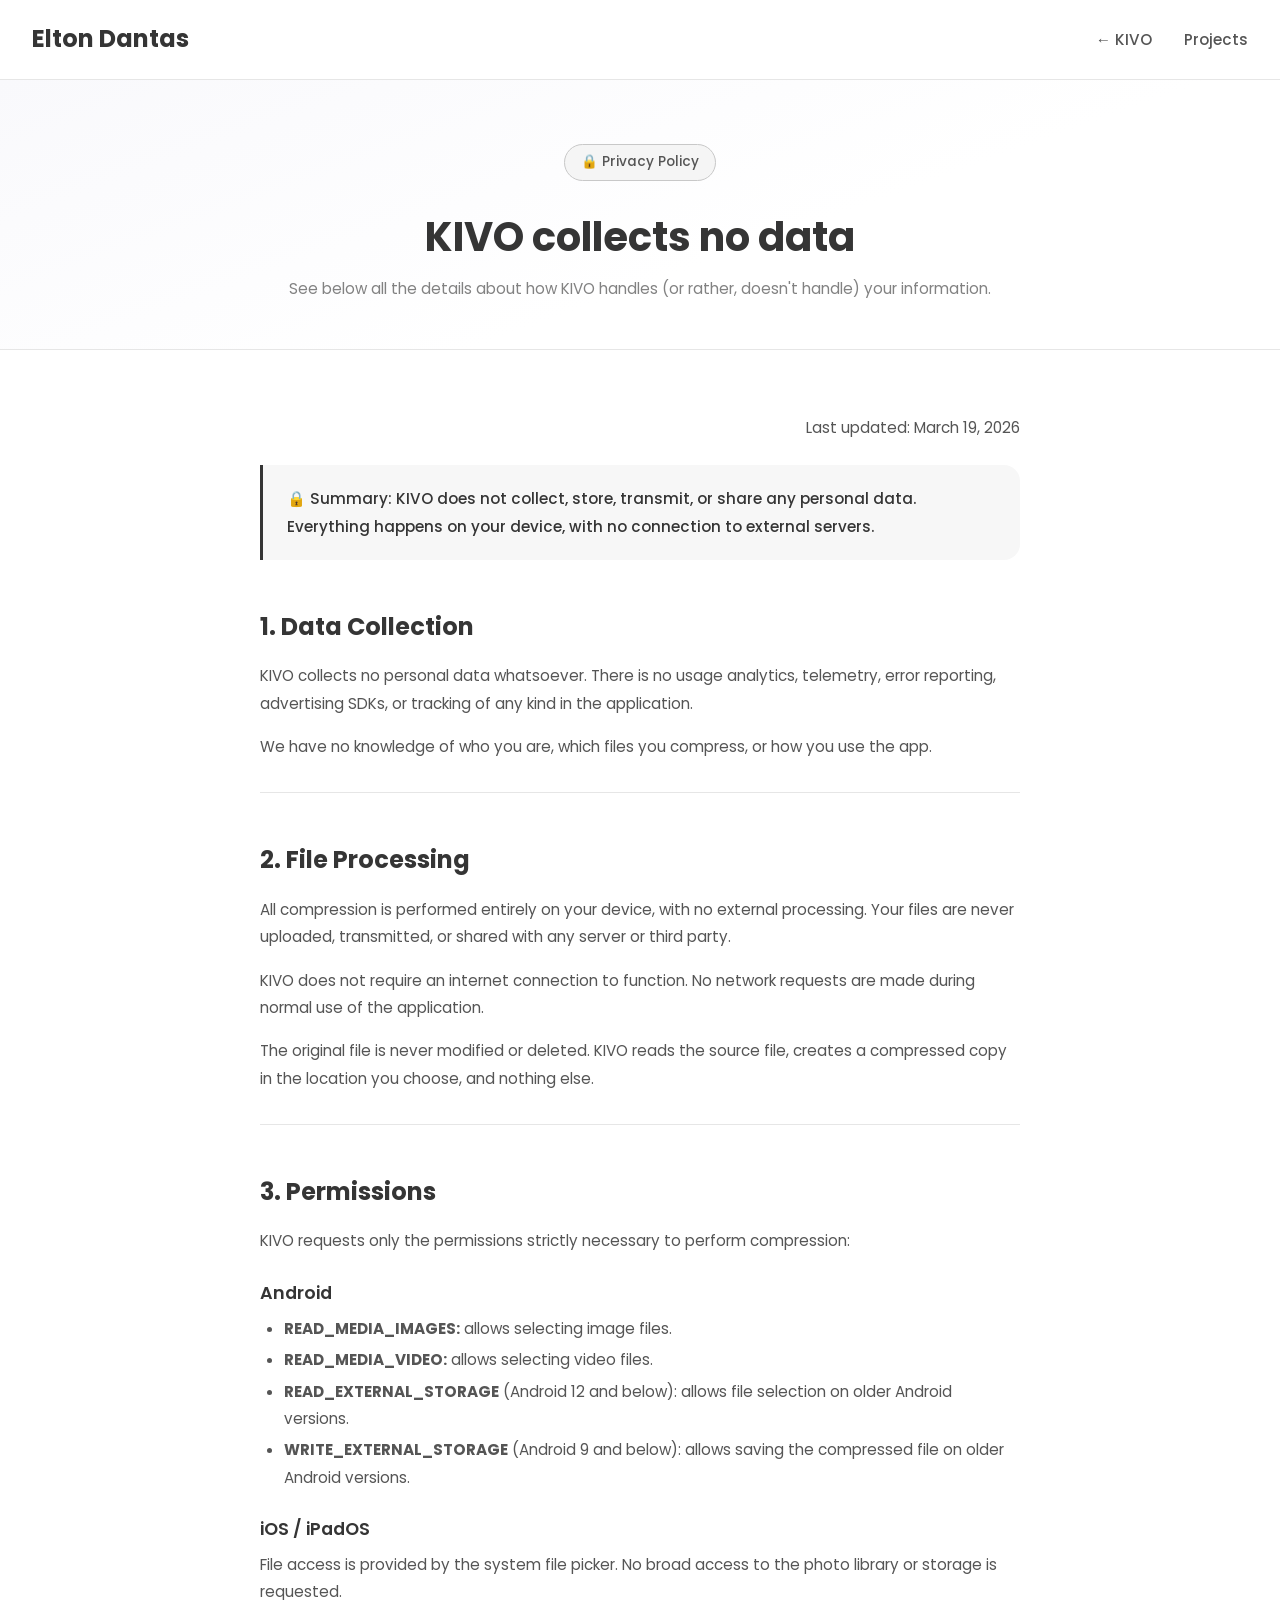
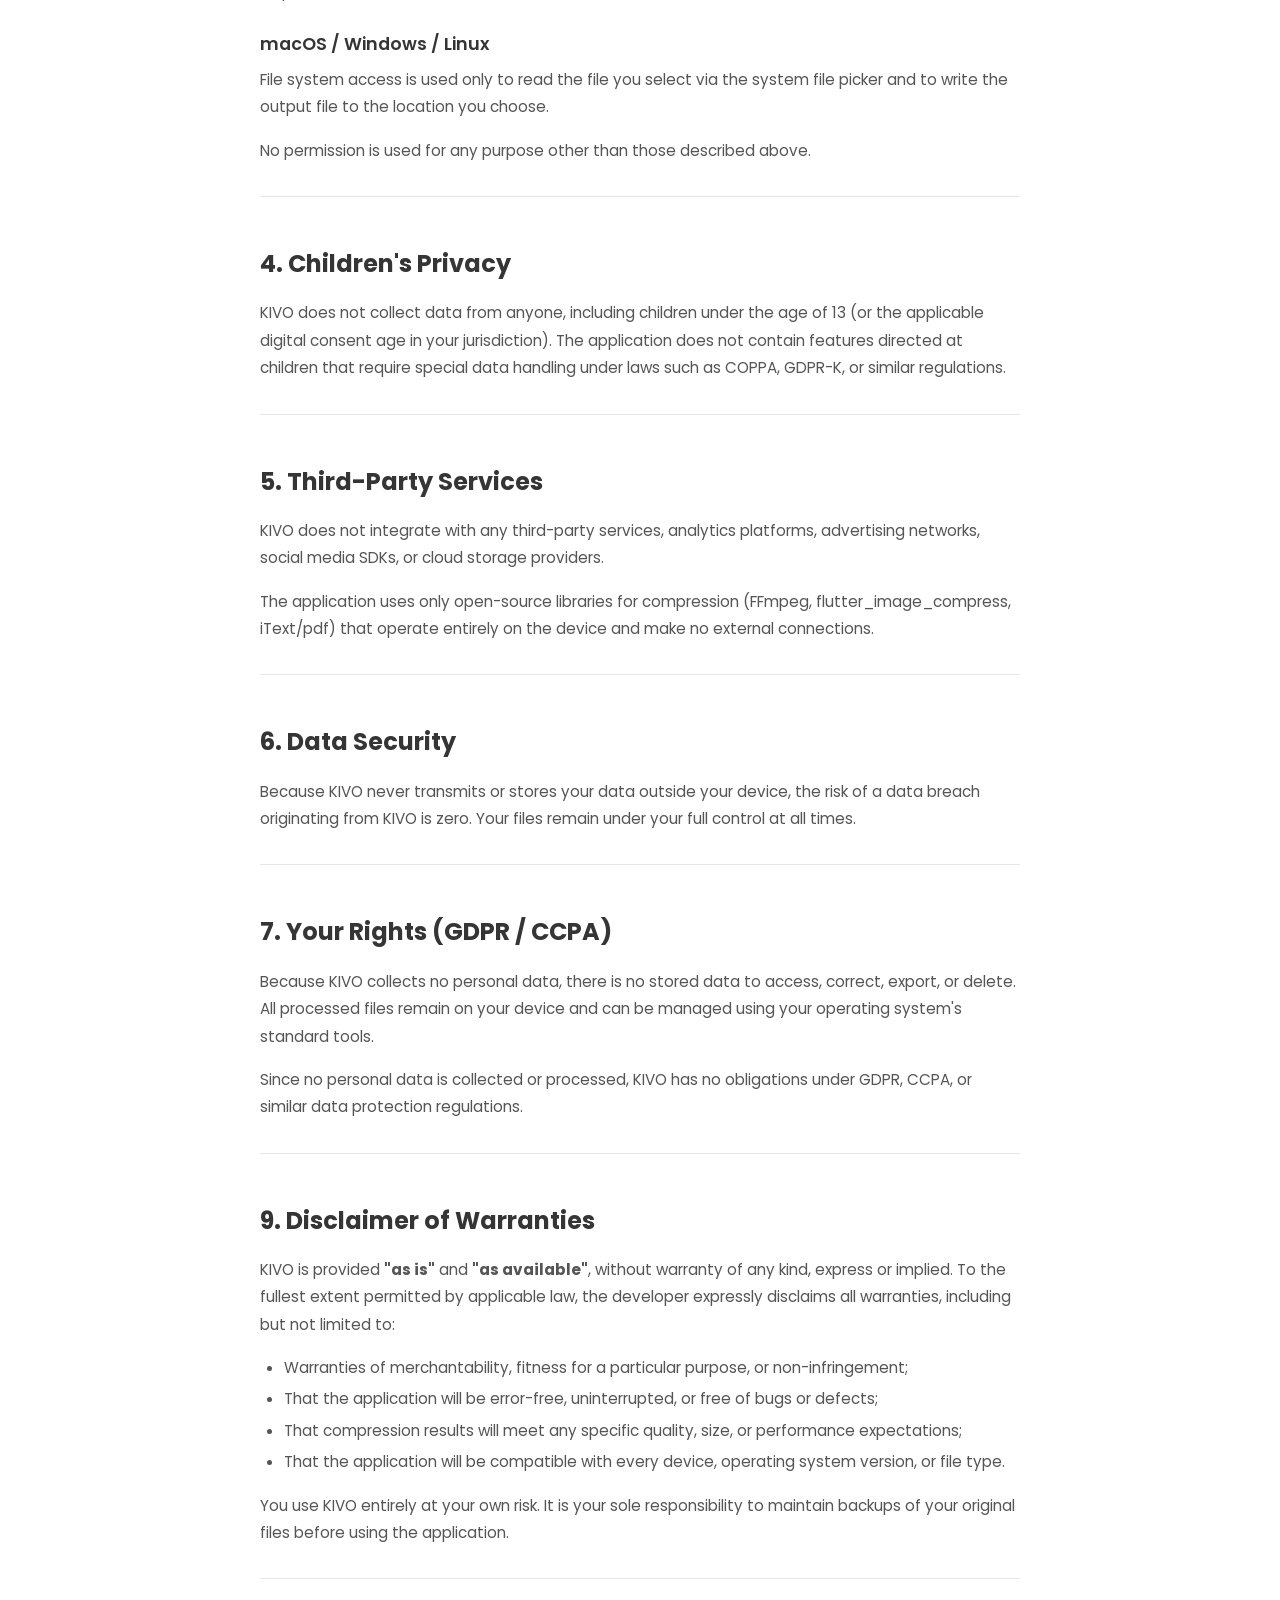
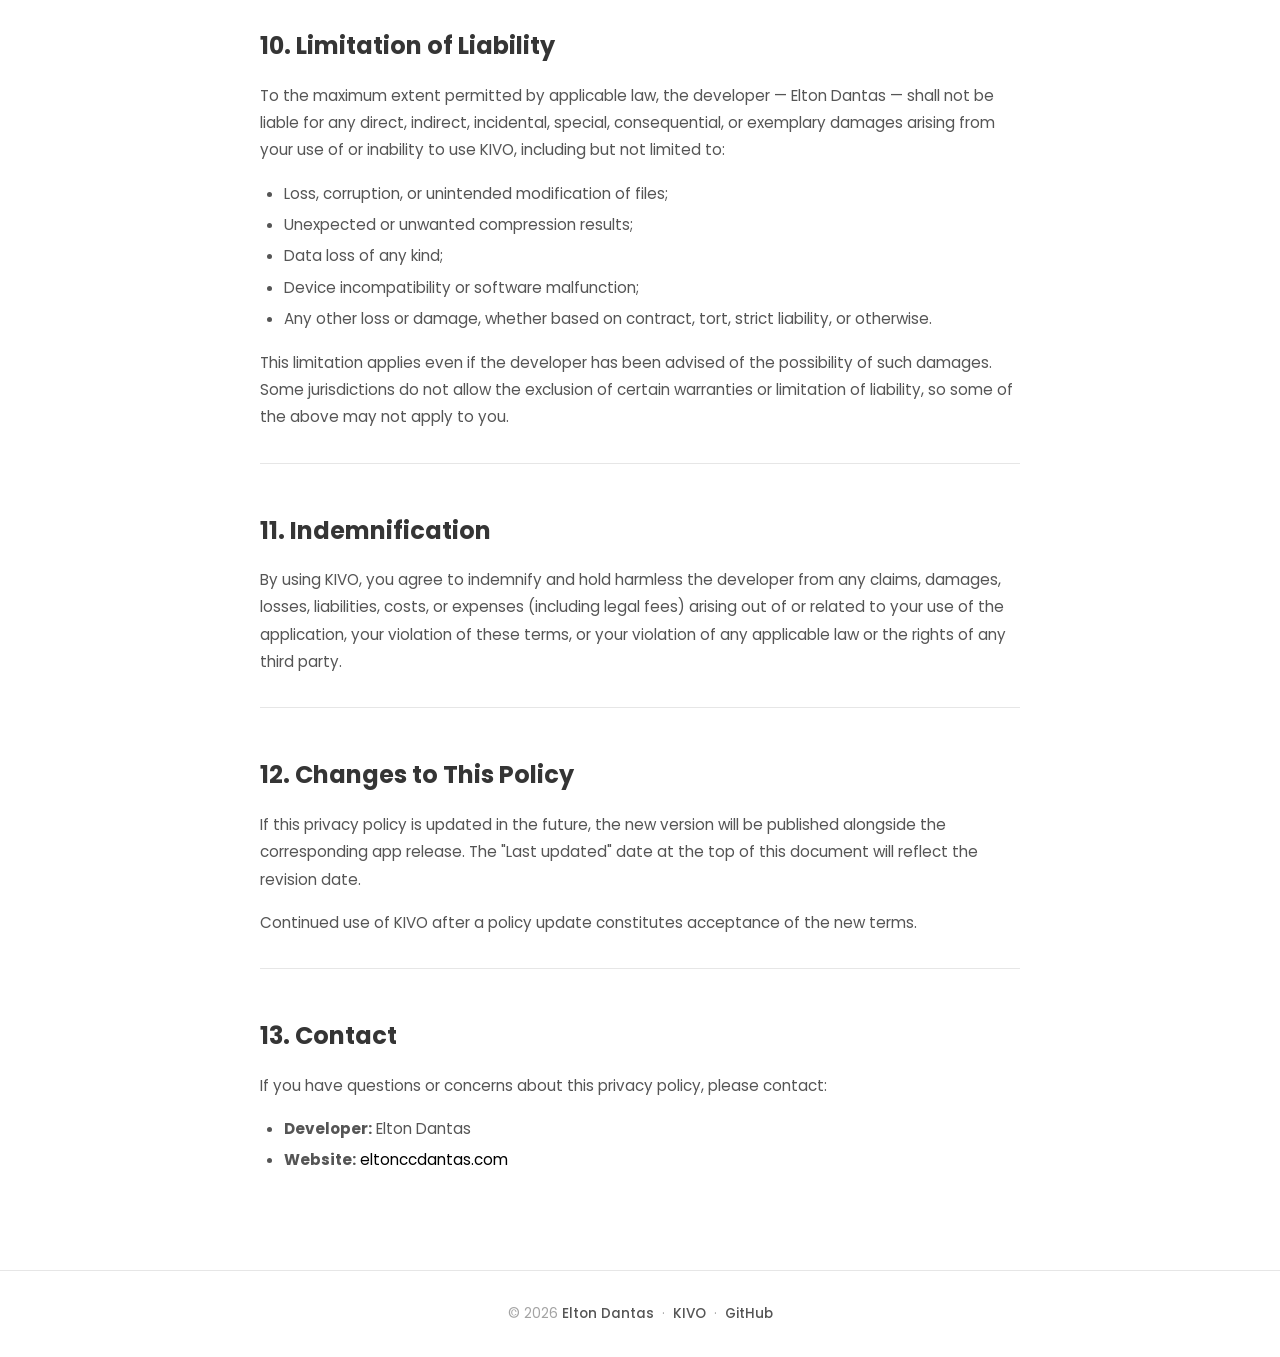
<file: projects/kivo/privacy.html>
<!DOCTYPE html>
<html lang="en">

<head>
    <meta charset="UTF-8" />
    <meta http-equiv="X-UA-Compatible" content="IE=edge" />
    <meta name="viewport" content="width=device-width, initial-scale=1.0" />
    <title>KIVO – Privacy Policy | Elton Dantas</title>
    <meta name="description" content="KIVO privacy policy. The app collects no personal data whatsoever." />
    <link rel="stylesheet" href="style.css" />
    <style>
        /* Privacy-specific styles */
        #privacy-hero {
            padding: 4rem 2rem 3rem;
            text-align: center;
            background: linear-gradient(160deg, #f9f9fc 0%, #fff 60%);
            border-bottom: 1px solid rgb(230, 230, 230);
        }

        .privacy-badge {
            display: inline-flex;
            align-items: center;
            gap: 0.5rem;
            font-size: 0.85rem;
            font-weight: 500;
            color: rgb(85, 85, 85);
            background: rgb(245, 245, 245);
            border: 0.1rem solid rgb(200, 200, 200);
            border-radius: 100px;
            padding: 0.4rem 1rem;
            margin-bottom: 1.5rem;
        }

        #privacy-hero .title {
            margin-bottom: 0.5rem;
        }

        #privacy-hero p {
            font-size: 0.95rem;
            color: rgb(130, 130, 130);
        }

        /* Privacy content */
        #privacy-content {
            padding: 4rem 2rem 5rem;
            background: #fff;
        }

        .privacy-body {
            max-width: 760px;
            margin: 0 auto;
        }

        .privacy-body h2 {
            font-size: 1.5rem;
            font-weight: 700;
            color: rgb(53, 53, 53);
            margin-top: 3rem;
            margin-bottom: 1rem;
        }

        .privacy-body h3 {
            font-size: 1.1rem;
            font-weight: 600;
            color: rgb(53, 53, 53);
            margin-top: 1.5rem;
            margin-bottom: 0.5rem;
        }

        .privacy-body p {
            font-size: 0.95rem;
            line-height: 1.8;
            color: rgb(85, 85, 85);
            margin-bottom: 1rem;
        }

        .privacy-body ul {
            margin: 0.5rem 0 1rem 1.5rem;
        }

        .privacy-body ul li {
            font-size: 0.95rem;
            line-height: 1.8;
            color: rgb(85, 85, 85);
            margin-bottom: 0.25rem;
        }

        .privacy-highlight {
            background: rgb(247, 247, 247);
            border-left: 3px solid rgb(53, 53, 53);
            border-radius: 0 1rem 1rem 0;
            padding: 1.25rem 1.5rem;
            margin: 1.5rem 0;
        }

        .privacy-highlight p {
            margin: 0;
            font-weight: 500;
            color: rgb(53, 53, 53);
        }

        .privacy-divider {
            border: none;
            border-top: 1px solid rgb(230, 230, 230);
            margin: 2rem 0;
        }

        .last-updated {
            font-size: 0.82rem;
            color: rgb(163, 163, 163);
            text-align: right;
            margin-bottom: 2rem;
        }

        @media (max-width: 640px) {
            #privacy-hero {
                padding: 3rem 1.5rem 2rem;
            }

            #privacy-content {
                padding: 2.5rem 1.5rem 4rem;
            }

            .privacy-body h2 {
                font-size: 1.25rem;
            }
        }
    </style>
</head>

<body>

    <!-- Desktop Nav -->
    <nav id="desktop-nav">
        <a href="../../index.html" class="logo" style="cursor: pointer; text-decoration: none;">Elton Dantas</a>
        <ul class="nav-links">
            <li><a href="index.html">← KIVO</a></li>
            <li><a href="../../index.html#projects">Projects</a></li>
        </ul>
    </nav>

    <!-- Hamburger Nav -->
    <nav id="hamburger-nav">
        <a href="../../index.html" class="logo" style="cursor: pointer; text-decoration: none;">Elton Dantas</a>
        <div class="hamburger-menu">
            <div class="hamburger-icon" onclick="toggleMenu()">
                <span></span>
                <span></span>
                <span></span>
            </div>
            <div class="menu-links">
                <li><a href="index.html" onclick="toggleMenu()">← KIVO</a></li>
                <li><a href="../../index.html#projects" onclick="toggleMenu()">Projects</a></li>
            </div>
        </div>
    </nav>

    <!-- Hero -->
    <section id="privacy-hero">
        <div class="privacy-badge">🔒 Privacy Policy</div>
        <h1 class="title">KIVO collects no data</h1>
        <p>See below all the details about how KIVO handles (or rather, doesn't handle) your information.</p>
    </section>

    <!-- Content -->
    <section id="privacy-content">
        <div class="privacy-body">

            <div>
                <p class="last-updated">Last updated: March 19, 2026</p>

                <div class="privacy-highlight">
                    <p>🔒 Summary: KIVO does not collect, store, transmit, or share any personal data. Everything
                        happens on your device, with no connection to external servers.</p>
                </div>

                <h2>1. Data Collection</h2>
                <p>KIVO collects no personal data whatsoever. There is no usage analytics, telemetry, error reporting,
                    advertising SDKs, or tracking of any kind in the application.</p>
                <p>We have no knowledge of who you are, which files you compress, or how you use the app.</p>

                <hr class="privacy-divider" />

                <h2>2. File Processing</h2>
                <p>All compression is performed entirely on your device, with no external processing. Your files are
                    never uploaded, transmitted, or shared with any server or third party.</p>
                <p>KIVO does not require an internet connection to function. No network requests are made during normal
                    use of the application.</p>
                <p>The original file is never modified or deleted. KIVO reads the source file, creates a compressed copy
                    in the location you choose, and nothing else.</p>

                <hr class="privacy-divider" />

                <h2>3. Permissions</h2>
                <p>KIVO requests only the permissions strictly necessary to perform compression:</p>

                <h3>Android</h3>
                <ul>
                    <li><strong>READ_MEDIA_IMAGES:</strong> allows selecting image files.</li>
                    <li><strong>READ_MEDIA_VIDEO:</strong> allows selecting video files.</li>
                    <li><strong>READ_EXTERNAL_STORAGE</strong> (Android 12 and below): allows file selection on older
                        Android versions.</li>
                    <li><strong>WRITE_EXTERNAL_STORAGE</strong> (Android 9 and below): allows saving the compressed file
                        on older Android versions.</li>
                </ul>

                <h3>iOS / iPadOS</h3>
                <p>File access is provided by the system file picker. No broad access to the photo library or storage is
                    requested.</p>

                <h3>macOS / Windows / Linux</h3>
                <p>File system access is used only to read the file you select via the system file picker and to write
                    the output file to the location you choose.</p>

                <p>No permission is used for any purpose other than those described above.</p>

                <hr class="privacy-divider" />

                <h2>4. Children's Privacy</h2>
                <p>KIVO does not collect data from anyone, including children under the age of 13 (or the applicable
                    digital consent age in your jurisdiction). The application does not contain features directed at
                    children that require special data handling under laws such as COPPA, GDPR-K, or similar
                    regulations.</p>

                <hr class="privacy-divider" />

                <h2>5. Third-Party Services</h2>
                <p>KIVO does not integrate with any third-party services, analytics platforms, advertising networks,
                    social media SDKs, or cloud storage providers.</p>
                <p>The application uses only open-source libraries for compression (FFmpeg, flutter_image_compress,
                    iText/pdf) that operate entirely on the device and make no external connections.</p>

                <hr class="privacy-divider" />

                <h2>6. Data Security</h2>
                <p>Because KIVO never transmits or stores your data outside your device, the risk of a data breach
                    originating from KIVO is zero. Your files remain under your full control at all times.</p>

                <hr class="privacy-divider" />

                <h2>7. Your Rights (GDPR / CCPA)</h2>
                <p>Because KIVO collects no personal data, there is no stored data to access, correct, export, or
                    delete. All processed files remain on your device and can be managed using your operating system's
                    standard tools.</p>
                <p>Since no personal data is collected or processed, KIVO has no obligations under GDPR, CCPA, or
                    similar data protection regulations.</p>

                <hr class="privacy-divider" />

                <h2>9. Disclaimer of Warranties</h2>
                <p>KIVO is provided <strong>"as is"</strong> and <strong>"as available"</strong>, without warranty of
                    any kind, express or implied. To the fullest extent permitted by applicable law, the developer
                    expressly disclaims all warranties, including but not limited to:</p>
                <ul>
                    <li>Warranties of merchantability, fitness for a particular purpose, or non-infringement;</li>
                    <li>That the application will be error-free, uninterrupted, or free of bugs or defects;</li>
                    <li>That compression results will meet any specific quality, size, or performance expectations;</li>
                    <li>That the application will be compatible with every device, operating system version, or file
                        type.</li>
                </ul>
                <p>You use KIVO entirely at your own risk. It is your sole responsibility to maintain backups of your
                    original files before using the application.</p>

                <hr class="privacy-divider" />

                <h2>10. Limitation of Liability</h2>
                <p>To the maximum extent permitted by applicable law, the developer — Elton Dantas — shall not be liable
                    for any direct, indirect, incidental, special, consequential, or exemplary damages arising from your
                    use of or inability to use KIVO, including but not limited to:</p>
                <ul>
                    <li>Loss, corruption, or unintended modification of files;</li>
                    <li>Unexpected or unwanted compression results;</li>
                    <li>Data loss of any kind;</li>
                    <li>Device incompatibility or software malfunction;</li>
                    <li>Any other loss or damage, whether based on contract, tort, strict liability, or otherwise.</li>
                </ul>
                <p>This limitation applies even if the developer has been advised of the possibility of such damages.
                    Some jurisdictions do not allow the exclusion of certain warranties or limitation of liability, so
                    some of the above may not apply to you.</p>

                <hr class="privacy-divider" />

                <h2>11. Indemnification</h2>
                <p>By using KIVO, you agree to indemnify and hold harmless the developer from any claims, damages,
                    losses, liabilities, costs, or expenses (including legal fees) arising out of or related to your use
                    of the application, your violation of these terms, or your violation of any applicable law or the
                    rights of any third party.</p>

                <hr class="privacy-divider" />

                <h2>12. Changes to This Policy</h2>
                <p>If this privacy policy is updated in the future, the new version will be published alongside the
                    corresponding app release. The "Last updated" date at the top of this document will reflect the
                    revision date.</p>
                <p>Continued use of KIVO after a policy update constitutes acceptance of the new terms.</p>

                <hr class="privacy-divider" />

                <h2>13. Contact</h2>
                <p>If you have questions or concerns about this privacy policy, please contact:</p>
                <ul>
                    <li><strong>Developer:</strong> Elton Dantas</li>
                    <li><strong>Website:</strong> <a href="https://eltonccdantas.com" target="_blank"
                            rel="noopener">eltonccdantas.com</a></li>
                </ul>
            </div>

        </div>
    </section>

    <!-- Footer -->
    <footer>
        <p>
            &copy; 2026 <a href="../../index.html">Elton Dantas</a>
            &nbsp;·&nbsp;
            <a href="index.html">KIVO</a>
            &nbsp;·&nbsp;
            <a href="https://github.com/eltonccdantas/kivo" target="_blank" rel="noopener">GitHub</a>
        </p>
    </footer>

    <script>
        function toggleMenu() {
            const menu = document.querySelector(".menu-links");
            const icon = document.querySelector(".hamburger-icon");
            menu.classList.toggle("open");
            icon.classList.toggle("open");
        }

    </script>

</body>

</html>
</file>
<file: projects/7diffs/style.css>
@import "../shared.css";
</file>
<file: projects/dolly-proxy/style.css>
/* ─────────────────────────────────────────────────────────────────────────────
   Dolly Proxy – Project Page Styles
   ───────────────────────────────────────────────────────────────────────────── */

@import "../shared.css";
</file>
<file: projects/kivo/style.css>
/* ─────────────────────────────────────────────────────────────────────────────
   KIVO – Project Page Styles
   ───────────────────────────────────────────────────────────────────────────── */

@import "../shared.css";

/* ── Formats Section ── */
#formats {
    padding: 5rem 2rem;
    background: #fff;
}

.formats-grid {
    display: grid;
    grid-template-columns: repeat(3, 1fr);
    gap: 1.5rem;
    margin-top: 3rem;
}

.format-card {
    padding: 2rem;
    background: white;
    border-radius: 2rem;
    border: 0.1rem solid rgb(163, 163, 163);
    text-align: center;
    transition: transform 300ms ease;
}

.format-card:hover { transform: translateY(-4px); }

.format-emoji { font-size: 2.5rem; margin-bottom: 0.75rem; }

.format-card h3 {
    font-size: 1.1rem;
    font-weight: 600;
    color: rgb(53, 53, 53);
    margin-bottom: 0.5rem;
}

.format-card p {
    font-size: 0.85rem;
    color: rgb(130, 130, 130);
}

.format-tags {
    display: flex;
    justify-content: center;
    flex-wrap: wrap;
    gap: 0.4rem;
    margin-top: 0.75rem;
}

.format-tag {
    font-size: 0.75rem;
    font-weight: 500;
    padding: 0.2rem 0.6rem;
    background: rgb(245, 245, 245);
    border: 0.1rem solid rgb(200, 200, 200);
    border-radius: 100px;
    color: rgb(85, 85, 85);
}

/* ── Responsive ── */
@media (max-width: 900px) {
    .formats-grid { grid-template-columns: 1fr 1fr; }
}

@media (max-width: 640px) {
    #formats { padding: 3.5rem 1.5rem; }
    .formats-grid { grid-template-columns: 1fr; }
}
</file>
<file: projects/HotQ/styles.css>
/* ─────────────────────────────────────────────────────────────────────────────
   HotQ – Project Page Styles
   ───────────────────────────────────────────────────────────────────────────── */

@import "../shared.css";
</file>
